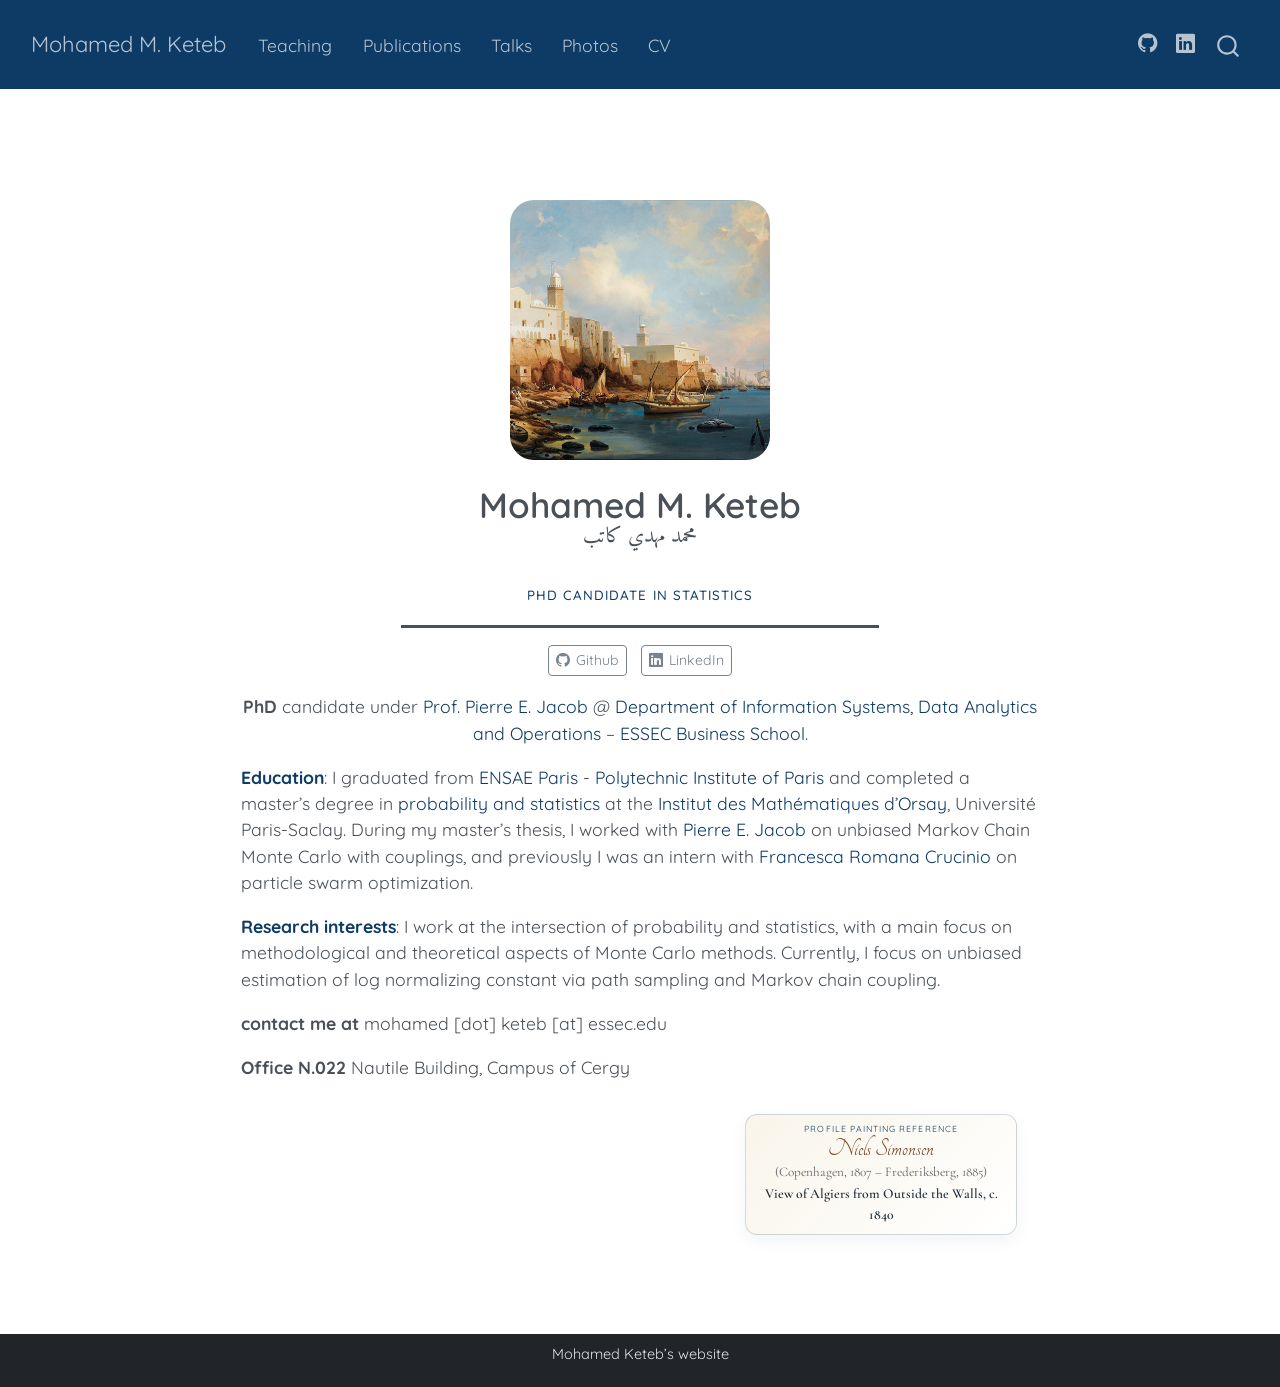
<file: docs/index.html>
<!DOCTYPE html>
<html xmlns="http://www.w3.org/1999/xhtml" lang="en" xml:lang="en"><head>

<meta charset="utf-8">
<meta name="generator" content="quarto-1.8.27">

<meta name="viewport" content="width=device-width, initial-scale=1.0, user-scalable=yes">


<title>Mohamed M. Keteb</title>
<style>
code{white-space: pre-wrap;}
span.smallcaps{font-variant: small-caps;}
div.columns{display: flex; gap: min(4vw, 1.5em);}
div.column{flex: auto; overflow-x: auto;}
div.hanging-indent{margin-left: 1.5em; text-indent: -1.5em;}
ul.task-list{list-style: none;}
ul.task-list li input[type="checkbox"] {
  width: 0.8em;
  margin: 0 0.8em 0.2em -1em; /* quarto-specific, see https://github.com/quarto-dev/quarto-cli/issues/4556 */ 
  vertical-align: middle;
}
</style>


<script src="site_libs/quarto-nav/quarto-nav.js"></script>
<script src="site_libs/clipboard/clipboard.min.js"></script>
<script src="site_libs/quarto-search/autocomplete.umd.js"></script>
<script src="site_libs/quarto-search/fuse.min.js"></script>
<script src="site_libs/quarto-search/quarto-search.js"></script>
<meta name="quarto:offset" content="./">
<link href="./img/logo-mk.svg" rel="icon" type="image/svg+xml">
<script src="site_libs/quarto-html/quarto.js" type="module"></script>
<script src="site_libs/quarto-html/tabsets/tabsets.js" type="module"></script>
<script src="site_libs/quarto-html/axe/axe-check.js" type="module"></script>
<script src="site_libs/quarto-html/popper.min.js"></script>
<script src="site_libs/quarto-html/tippy.umd.min.js"></script>
<link href="site_libs/quarto-html/tippy.css" rel="stylesheet">
<link href="site_libs/quarto-html/quarto-syntax-highlighting-ed96de9b727972fe78a7b5d16c58bf87.css" rel="stylesheet" id="quarto-text-highlighting-styles">
<script src="site_libs/bootstrap/bootstrap.min.js"></script>
<link href="site_libs/bootstrap/bootstrap-icons.css" rel="stylesheet">
<link href="site_libs/bootstrap/bootstrap-96eaf00764adfad039805268f6b9ad21.min.css" rel="stylesheet" append-hash="true" id="quarto-bootstrap" data-mode="light">
<script id="quarto-search-options" type="application/json">{
  "location": "navbar",
  "copy-button": false,
  "collapse-after": 3,
  "panel-placement": "end",
  "type": "overlay",
  "limit": 50,
  "keyboard-shortcut": [
    "f",
    "/",
    "s"
  ],
  "language": {
    "search-no-results-text": "No results",
    "search-matching-documents-text": "matching documents",
    "search-copy-link-title": "Copy link to search",
    "search-hide-matches-text": "Hide additional matches",
    "search-more-match-text": "more match in this document",
    "search-more-matches-text": "more matches in this document",
    "search-clear-button-title": "Clear",
    "search-text-placeholder": "",
    "search-detached-cancel-button-title": "Cancel",
    "search-submit-button-title": "Submit",
    "search-label": "Search"
  }
}</script>


</head>

<body class="nav-fixed fullcontent quarto-light">

<div id="quarto-search-results"></div>
  <header id="quarto-header" class="headroom fixed-top">
    <nav class="navbar navbar-expand-lg " data-bs-theme="dark">
      <div class="navbar-container container-fluid">
      <div class="navbar-brand-container mx-auto">
    <a class="navbar-brand" href="./index.html">
    <span class="navbar-title">Mohamed M. Keteb</span>
    </a>
  </div>
            <div id="quarto-search" class="" title="Search"></div>
          <button class="navbar-toggler" type="button" data-bs-toggle="collapse" data-bs-target="#navbarCollapse" aria-controls="navbarCollapse" role="menu" aria-expanded="false" aria-label="Toggle navigation" onclick="if (window.quartoToggleHeadroom) { window.quartoToggleHeadroom(); }">
  <span class="navbar-toggler-icon"></span>
</button>
          <div class="collapse navbar-collapse" id="navbarCollapse">
            <ul class="navbar-nav navbar-nav-scroll me-auto">
  <li class="nav-item">
    <a class="nav-link" href="./teaching/index.html"> 
<span class="menu-text">Teaching</span></a>
  </li>  
  <li class="nav-item">
    <a class="nav-link" href="./publications/index.html"> 
<span class="menu-text">Publications</span></a>
  </li>  
  <li class="nav-item">
    <a class="nav-link" href="./talks/index.html"> 
<span class="menu-text">Talks</span></a>
  </li>  
  <li class="nav-item">
    <a class="nav-link" href="./photos/index.html"> 
<span class="menu-text">Photos</span></a>
  </li>  
  <li class="nav-item">
    <a class="nav-link" href="./cv/index.html"> 
<span class="menu-text">CV</span></a>
  </li>  
</ul>
            <ul class="navbar-nav navbar-nav-scroll ms-auto">
  <li class="nav-item compact">
    <a class="nav-link" href="https://github.com/MohamedKeteb"> <i class="bi bi-github" role="img" aria-label="GitHub">
</i> 
<span class="menu-text"></span></a>
  </li>  
  <li class="nav-item compact">
    <a class="nav-link" href="https://www.linkedin.com/in/mohamed-mehdi-keteb-782258229"> <i class="bi bi-linkedin" role="img" aria-label="LinkedIn">
</i> 
<span class="menu-text"></span></a>
  </li>  
</ul>
          </div> <!-- /navcollapse -->
            <div class="quarto-navbar-tools">
</div>
      </div> <!-- /container-fluid -->
    </nav>
</header>
<!-- content -->
<div id="quarto-content" class="quarto-container page-columns page-rows-contents page-layout-article page-navbar">
<!-- sidebar -->
<!-- margin-sidebar -->
    
<!-- main -->
<main class="content" id="quarto-document-content">




<link href="https://fonts.googleapis.com/css2?family=Quicksand:wght@300;400;500;600;700&amp;family=Amiri:wght@400;700&amp;family=Cormorant+Garamond:wght@400;500;600&amp;family=Tangerine:wght@700&amp;display=swap" rel="stylesheet">
<style>
body { font-family: 'Quicksand', sans-serif !important; font-weight: 400; }
h1, h2, h3 { font-family: 'Quicksand', sans-serif !important; font-weight: 600; }
.navbar-brand-logo { display: none !important; }
main.content {
  position: relative;
  padding-bottom: 9rem;
}
</style>
<div class="quarto-about-jolla">
  <img src="img/alger_img.jpg" class="about-image
  round " style="height: 15em; width: 15em;">
 <header id="title-block-header" class="quarto-title-block"><h1 class="title-hover title display-7">Mohamed M. Keteb<br><span class="arabic-name" lang="ar" dir="rtl">محمد مهدي كاتب</span><br><span class="subtitle-line">PhD Candidate in Statistics</span></h1></header><div id="about-block">
</div> 
  <hr class="about-sep">
   <div class="about-links">
  <a href="https://github.com/MohamedKeteb" class="about-link" rel="" target="">
    <i class="bi bi-github"></i>
     <span class="about-link-text">Github</span>
  </a>
  <a href="https://www.linkedin.com/in/mohamed-mehdi-keteb-782258229" class="about-link" rel="" target="">
    <i class="bi bi-linkedin"></i>
     <span class="about-link-text">LinkedIn</span>
  </a>
</div>
</div>

<style>
.about-sep {
  border-top: 3px solid currentColor;
  opacity: 1;
  margin-top: 0.05rem;
}
.title-hover {
  cursor: pointer;
  transition: transform 0.3s ease;
  display: inline-block;
  line-height: 1.12;
}
.title-hover:hover {
  transform: scale(1.1);
}
.arabic-name {
  display: block;
  margin-top: 0.01rem;
  text-align: center;
  font-family: 'Amiri', serif;
  font-size: 0.6em;
  font-weight: 400;
  line-height: 1.1;
}
.subtitle-line {
  display: block;
  margin-top: 0;
  margin-bottom: -1.1rem;
  text-align: center;
  font-size: 0.38em;
  font-weight: 500;
  letter-spacing: 0.08em;
  text-transform: uppercase;
  color: #0d3b66;
}
.theme-accent {
  color: #0d3b66;
}
.quarto-about-jolla .about-image {
  width: 260px !important;
  height: 260px !important;
  aspect-ratio: 1 / 1;
  object-fit: cover !important;
  border-radius: 24px !important;
}
.profile-art-note {
  position: absolute;
  right: 1.2rem;
  bottom: 1.2rem;
  z-index: 20;
  max-width: 15.5rem;
  margin: 0;
  padding: 0.42rem 0.68rem 0.48rem;
  border: 1px solid rgba(13, 59, 102, 0.18);
  border-radius: 12px;
  background: linear-gradient(135deg, rgba(248, 244, 232, 0.95), rgba(255, 255, 255, 0.98));
  box-shadow: 0 6px 16px rgba(13, 59, 102, 0.06);
  text-align: center;
  backdrop-filter: blur(6px);
}
.profile-art-kicker {
  display: block;
  margin-bottom: 0.1rem;
  font-size: 0.5rem;
  letter-spacing: 0.12em;
  text-transform: uppercase;
  color: #0d3b66;
}
.profile-art-artist {
  display: block;
  margin-bottom: 0.05rem;
  font-family: 'Tangerine', cursive;
  font-size: 1.5rem;
  line-height: 0.95;
  color: #7a4b2a;
}
.profile-art-meta,
.profile-art-title {
  display: block;
  font-family: 'Cormorant Garamond', serif;
}
.profile-art-meta {
  font-size: 0.75rem;
  color: rgba(73, 80, 87, 0.9);
}
.profile-art-title {
  margin-top: 0.08rem;
  font-size: 0.78rem;
  font-weight: 600;
  color: #1f2f3d;
}
@media (max-width: 700px) {
  .profile-art-note {
    right: 0.75rem;
    bottom: 0.75rem;
    max-width: 14rem;
    padding: 0.4rem 0.62rem 0.45rem;
  }
  .profile-art-artist {
    font-size: 1.35rem;
  }
  .profile-art-meta {
    font-size: 0.7rem;
  }
  .profile-art-title {
    font-size: 0.74rem;
  }
}
</style>

<div class="text-center">
  
</div>

<div class="text-center">
<p><strong>PhD</strong> candidate under <a href="https://pierrejacob.org/">Prof.&nbsp;Pierre E. Jacob</a> @ <a href="https://ido-department.essec.edu/">Department of Information Systems, Data Analytics and Operations</a> – <a href="https://www.essec.edu/fr/">ESSEC Business School</a>.</p>
</div>
<p><span class="theme-accent"><strong>Education</strong></span>: I graduated from <a href="https://www.ensae.fr/">ENSAE Paris</a> - <a href="https://www.ip-paris.fr/">Polytechnic Institute of Paris</a> and completed a master’s degree in <a href="https://www.imo.universite-paris-saclay.fr/fr/etudiants/masters/mathematiques-et-applications/m2/mathematiques-de-laleatoire/">probability and statistics</a> at the <a href="https://www.imo.universite-paris-saclay.fr/fr/">Institut des Mathématiques d’Orsay</a>, Université Paris-Saclay. During my master’s thesis, I worked with <a href="https://pierrejacob.org/">Pierre E. Jacob</a> on unbiased Markov Chain Monte Carlo with couplings, and previously I was an intern with <a href="https://francescacrucinio.github.io/">Francesca Romana Crucinio</a> on particle swarm optimization.</p>
<p><span class="theme-accent"><strong>Research interests</strong></span>: I work at the intersection of probability and statistics, with a main focus on methodological and theoretical aspects of Monte Carlo methods. Currently, I focus on unbiased estimation of log normalizing constant via path sampling and Markov chain coupling.</p>
<p><strong>contact me at</strong> mohamed [dot] keteb [at] essec.edu</p>
<p><strong>Office N.022</strong> Nautile Building, Campus of Cergy</p>
<div class="profile-art-note">
  <span class="profile-art-kicker">Profile Painting Reference</span>
  <span class="profile-art-artist">Niels Simonsen</span>
  <span class="profile-art-meta">(Copenhagen, 1807 – Frederiksberg, 1885)</span>
  <span class="profile-art-title">View of Algiers from Outside the Walls, c. 1840</span>
</div>




</main> <!-- /main -->
<script id="quarto-html-after-body" type="application/javascript">
  window.document.addEventListener("DOMContentLoaded", function (event) {
    const isCodeAnnotation = (el) => {
      for (const clz of el.classList) {
        if (clz.startsWith('code-annotation-')) {                     
          return true;
        }
      }
      return false;
    }
    const onCopySuccess = function(e) {
      // button target
      const button = e.trigger;
      // don't keep focus
      button.blur();
      // flash "checked"
      button.classList.add('code-copy-button-checked');
      var currentTitle = button.getAttribute("title");
      button.setAttribute("title", "Copied!");
      let tooltip;
      if (window.bootstrap) {
        button.setAttribute("data-bs-toggle", "tooltip");
        button.setAttribute("data-bs-placement", "left");
        button.setAttribute("data-bs-title", "Copied!");
        tooltip = new bootstrap.Tooltip(button, 
          { trigger: "manual", 
            customClass: "code-copy-button-tooltip",
            offset: [0, -8]});
        tooltip.show();    
      }
      setTimeout(function() {
        if (tooltip) {
          tooltip.hide();
          button.removeAttribute("data-bs-title");
          button.removeAttribute("data-bs-toggle");
          button.removeAttribute("data-bs-placement");
        }
        button.setAttribute("title", currentTitle);
        button.classList.remove('code-copy-button-checked');
      }, 1000);
      // clear code selection
      e.clearSelection();
    }
    const getTextToCopy = function(trigger) {
      const outerScaffold = trigger.parentElement.cloneNode(true);
      const codeEl = outerScaffold.querySelector('code');
      for (const childEl of codeEl.children) {
        if (isCodeAnnotation(childEl)) {
          childEl.remove();
        }
      }
      return codeEl.innerText;
    }
    const clipboard = new window.ClipboardJS('.code-copy-button:not([data-in-quarto-modal])', {
      text: getTextToCopy
    });
    clipboard.on('success', onCopySuccess);
    if (window.document.getElementById('quarto-embedded-source-code-modal')) {
      const clipboardModal = new window.ClipboardJS('.code-copy-button[data-in-quarto-modal]', {
        text: getTextToCopy,
        container: window.document.getElementById('quarto-embedded-source-code-modal')
      });
      clipboardModal.on('success', onCopySuccess);
    }
      var localhostRegex = new RegExp(/^(?:http|https):\/\/localhost\:?[0-9]*\//);
      var mailtoRegex = new RegExp(/^mailto:/);
        var filterRegex = new RegExp("https:\/\/mohamedketeb\.github\.io");
      var isInternal = (href) => {
          return filterRegex.test(href) || localhostRegex.test(href) || mailtoRegex.test(href);
      }
      // Inspect non-navigation links and adorn them if external
     var links = window.document.querySelectorAll('a[href]:not(.nav-link):not(.navbar-brand):not(.toc-action):not(.sidebar-link):not(.sidebar-item-toggle):not(.pagination-link):not(.no-external):not([aria-hidden]):not(.dropdown-item):not(.quarto-navigation-tool):not(.about-link)');
      for (var i=0; i<links.length; i++) {
        const link = links[i];
        if (!isInternal(link.href)) {
          // undo the damage that might have been done by quarto-nav.js in the case of
          // links that we want to consider external
          if (link.dataset.originalHref !== undefined) {
            link.href = link.dataset.originalHref;
          }
        }
      }
    function tippyHover(el, contentFn, onTriggerFn, onUntriggerFn) {
      const config = {
        allowHTML: true,
        maxWidth: 500,
        delay: 100,
        arrow: false,
        appendTo: function(el) {
            return el.parentElement;
        },
        interactive: true,
        interactiveBorder: 10,
        theme: 'quarto',
        placement: 'bottom-start',
      };
      if (contentFn) {
        config.content = contentFn;
      }
      if (onTriggerFn) {
        config.onTrigger = onTriggerFn;
      }
      if (onUntriggerFn) {
        config.onUntrigger = onUntriggerFn;
      }
      window.tippy(el, config); 
    }
    const noterefs = window.document.querySelectorAll('a[role="doc-noteref"]');
    for (var i=0; i<noterefs.length; i++) {
      const ref = noterefs[i];
      tippyHover(ref, function() {
        // use id or data attribute instead here
        let href = ref.getAttribute('data-footnote-href') || ref.getAttribute('href');
        try { href = new URL(href).hash; } catch {}
        const id = href.replace(/^#\/?/, "");
        const note = window.document.getElementById(id);
        if (note) {
          return note.innerHTML;
        } else {
          return "";
        }
      });
    }
    const xrefs = window.document.querySelectorAll('a.quarto-xref');
    const processXRef = (id, note) => {
      // Strip column container classes
      const stripColumnClz = (el) => {
        el.classList.remove("page-full", "page-columns");
        if (el.children) {
          for (const child of el.children) {
            stripColumnClz(child);
          }
        }
      }
      stripColumnClz(note)
      if (id === null || id.startsWith('sec-')) {
        // Special case sections, only their first couple elements
        const container = document.createElement("div");
        if (note.children && note.children.length > 2) {
          container.appendChild(note.children[0].cloneNode(true));
          for (let i = 1; i < note.children.length; i++) {
            const child = note.children[i];
            if (child.tagName === "P" && child.innerText === "") {
              continue;
            } else {
              container.appendChild(child.cloneNode(true));
              break;
            }
          }
          if (window.Quarto?.typesetMath) {
            window.Quarto.typesetMath(container);
          }
          return container.innerHTML
        } else {
          if (window.Quarto?.typesetMath) {
            window.Quarto.typesetMath(note);
          }
          return note.innerHTML;
        }
      } else {
        // Remove any anchor links if they are present
        const anchorLink = note.querySelector('a.anchorjs-link');
        if (anchorLink) {
          anchorLink.remove();
        }
        if (window.Quarto?.typesetMath) {
          window.Quarto.typesetMath(note);
        }
        if (note.classList.contains("callout")) {
          return note.outerHTML;
        } else {
          return note.innerHTML;
        }
      }
    }
    for (var i=0; i<xrefs.length; i++) {
      const xref = xrefs[i];
      tippyHover(xref, undefined, function(instance) {
        instance.disable();
        let url = xref.getAttribute('href');
        let hash = undefined; 
        if (url.startsWith('#')) {
          hash = url;
        } else {
          try { hash = new URL(url).hash; } catch {}
        }
        if (hash) {
          const id = hash.replace(/^#\/?/, "");
          const note = window.document.getElementById(id);
          if (note !== null) {
            try {
              const html = processXRef(id, note.cloneNode(true));
              instance.setContent(html);
            } finally {
              instance.enable();
              instance.show();
            }
          } else {
            // See if we can fetch this
            fetch(url.split('#')[0])
            .then(res => res.text())
            .then(html => {
              const parser = new DOMParser();
              const htmlDoc = parser.parseFromString(html, "text/html");
              const note = htmlDoc.getElementById(id);
              if (note !== null) {
                const html = processXRef(id, note);
                instance.setContent(html);
              } 
            }).finally(() => {
              instance.enable();
              instance.show();
            });
          }
        } else {
          // See if we can fetch a full url (with no hash to target)
          // This is a special case and we should probably do some content thinning / targeting
          fetch(url)
          .then(res => res.text())
          .then(html => {
            const parser = new DOMParser();
            const htmlDoc = parser.parseFromString(html, "text/html");
            const note = htmlDoc.querySelector('main.content');
            if (note !== null) {
              // This should only happen for chapter cross references
              // (since there is no id in the URL)
              // remove the first header
              if (note.children.length > 0 && note.children[0].tagName === "HEADER") {
                note.children[0].remove();
              }
              const html = processXRef(null, note);
              instance.setContent(html);
            } 
          }).finally(() => {
            instance.enable();
            instance.show();
          });
        }
      }, function(instance) {
      });
    }
        let selectedAnnoteEl;
        const selectorForAnnotation = ( cell, annotation) => {
          let cellAttr = 'data-code-cell="' + cell + '"';
          let lineAttr = 'data-code-annotation="' +  annotation + '"';
          const selector = 'span[' + cellAttr + '][' + lineAttr + ']';
          return selector;
        }
        const selectCodeLines = (annoteEl) => {
          const doc = window.document;
          const targetCell = annoteEl.getAttribute("data-target-cell");
          const targetAnnotation = annoteEl.getAttribute("data-target-annotation");
          const annoteSpan = window.document.querySelector(selectorForAnnotation(targetCell, targetAnnotation));
          const lines = annoteSpan.getAttribute("data-code-lines").split(",");
          const lineIds = lines.map((line) => {
            return targetCell + "-" + line;
          })
          let top = null;
          let height = null;
          let parent = null;
          if (lineIds.length > 0) {
              //compute the position of the single el (top and bottom and make a div)
              const el = window.document.getElementById(lineIds[0]);
              top = el.offsetTop;
              height = el.offsetHeight;
              parent = el.parentElement.parentElement;
            if (lineIds.length > 1) {
              const lastEl = window.document.getElementById(lineIds[lineIds.length - 1]);
              const bottom = lastEl.offsetTop + lastEl.offsetHeight;
              height = bottom - top;
            }
            if (top !== null && height !== null && parent !== null) {
              // cook up a div (if necessary) and position it 
              let div = window.document.getElementById("code-annotation-line-highlight");
              if (div === null) {
                div = window.document.createElement("div");
                div.setAttribute("id", "code-annotation-line-highlight");
                div.style.position = 'absolute';
                parent.appendChild(div);
              }
              div.style.top = top - 2 + "px";
              div.style.height = height + 4 + "px";
              div.style.left = 0;
              let gutterDiv = window.document.getElementById("code-annotation-line-highlight-gutter");
              if (gutterDiv === null) {
                gutterDiv = window.document.createElement("div");
                gutterDiv.setAttribute("id", "code-annotation-line-highlight-gutter");
                gutterDiv.style.position = 'absolute';
                const codeCell = window.document.getElementById(targetCell);
                const gutter = codeCell.querySelector('.code-annotation-gutter');
                gutter.appendChild(gutterDiv);
              }
              gutterDiv.style.top = top - 2 + "px";
              gutterDiv.style.height = height + 4 + "px";
            }
            selectedAnnoteEl = annoteEl;
          }
        };
        const unselectCodeLines = () => {
          const elementsIds = ["code-annotation-line-highlight", "code-annotation-line-highlight-gutter"];
          elementsIds.forEach((elId) => {
            const div = window.document.getElementById(elId);
            if (div) {
              div.remove();
            }
          });
          selectedAnnoteEl = undefined;
        };
          // Handle positioning of the toggle
      window.addEventListener(
        "resize",
        throttle(() => {
          elRect = undefined;
          if (selectedAnnoteEl) {
            selectCodeLines(selectedAnnoteEl);
          }
        }, 10)
      );
      function throttle(fn, ms) {
      let throttle = false;
      let timer;
        return (...args) => {
          if(!throttle) { // first call gets through
              fn.apply(this, args);
              throttle = true;
          } else { // all the others get throttled
              if(timer) clearTimeout(timer); // cancel #2
              timer = setTimeout(() => {
                fn.apply(this, args);
                timer = throttle = false;
              }, ms);
          }
        };
      }
        // Attach click handler to the DT
        const annoteDls = window.document.querySelectorAll('dt[data-target-cell]');
        for (const annoteDlNode of annoteDls) {
          annoteDlNode.addEventListener('click', (event) => {
            const clickedEl = event.target;
            if (clickedEl !== selectedAnnoteEl) {
              unselectCodeLines();
              const activeEl = window.document.querySelector('dt[data-target-cell].code-annotation-active');
              if (activeEl) {
                activeEl.classList.remove('code-annotation-active');
              }
              selectCodeLines(clickedEl);
              clickedEl.classList.add('code-annotation-active');
            } else {
              // Unselect the line
              unselectCodeLines();
              clickedEl.classList.remove('code-annotation-active');
            }
          });
        }
    const findCites = (el) => {
      const parentEl = el.parentElement;
      if (parentEl) {
        const cites = parentEl.dataset.cites;
        if (cites) {
          return {
            el,
            cites: cites.split(' ')
          };
        } else {
          return findCites(el.parentElement)
        }
      } else {
        return undefined;
      }
    };
    var bibliorefs = window.document.querySelectorAll('a[role="doc-biblioref"]');
    for (var i=0; i<bibliorefs.length; i++) {
      const ref = bibliorefs[i];
      const citeInfo = findCites(ref);
      if (citeInfo) {
        tippyHover(citeInfo.el, function() {
          var popup = window.document.createElement('div');
          citeInfo.cites.forEach(function(cite) {
            var citeDiv = window.document.createElement('div');
            citeDiv.classList.add('hanging-indent');
            citeDiv.classList.add('csl-entry');
            var biblioDiv = window.document.getElementById('ref-' + cite);
            if (biblioDiv) {
              citeDiv.innerHTML = biblioDiv.innerHTML;
            }
            popup.appendChild(citeDiv);
          });
          return popup.innerHTML;
        });
      }
    }
  });
  </script>
</div> <!-- /content -->
<footer class="footer">
  <div class="nav-footer">
    <div class="nav-footer-left">
      &nbsp;
    </div>   
    <div class="nav-footer-center">
<p><span class="faux-block">Mohamed Keteb’s website</span></p>
</div>
    <div class="nav-footer-right">
      &nbsp;
    </div>
  </div>
</footer>




</body></html>
</file>
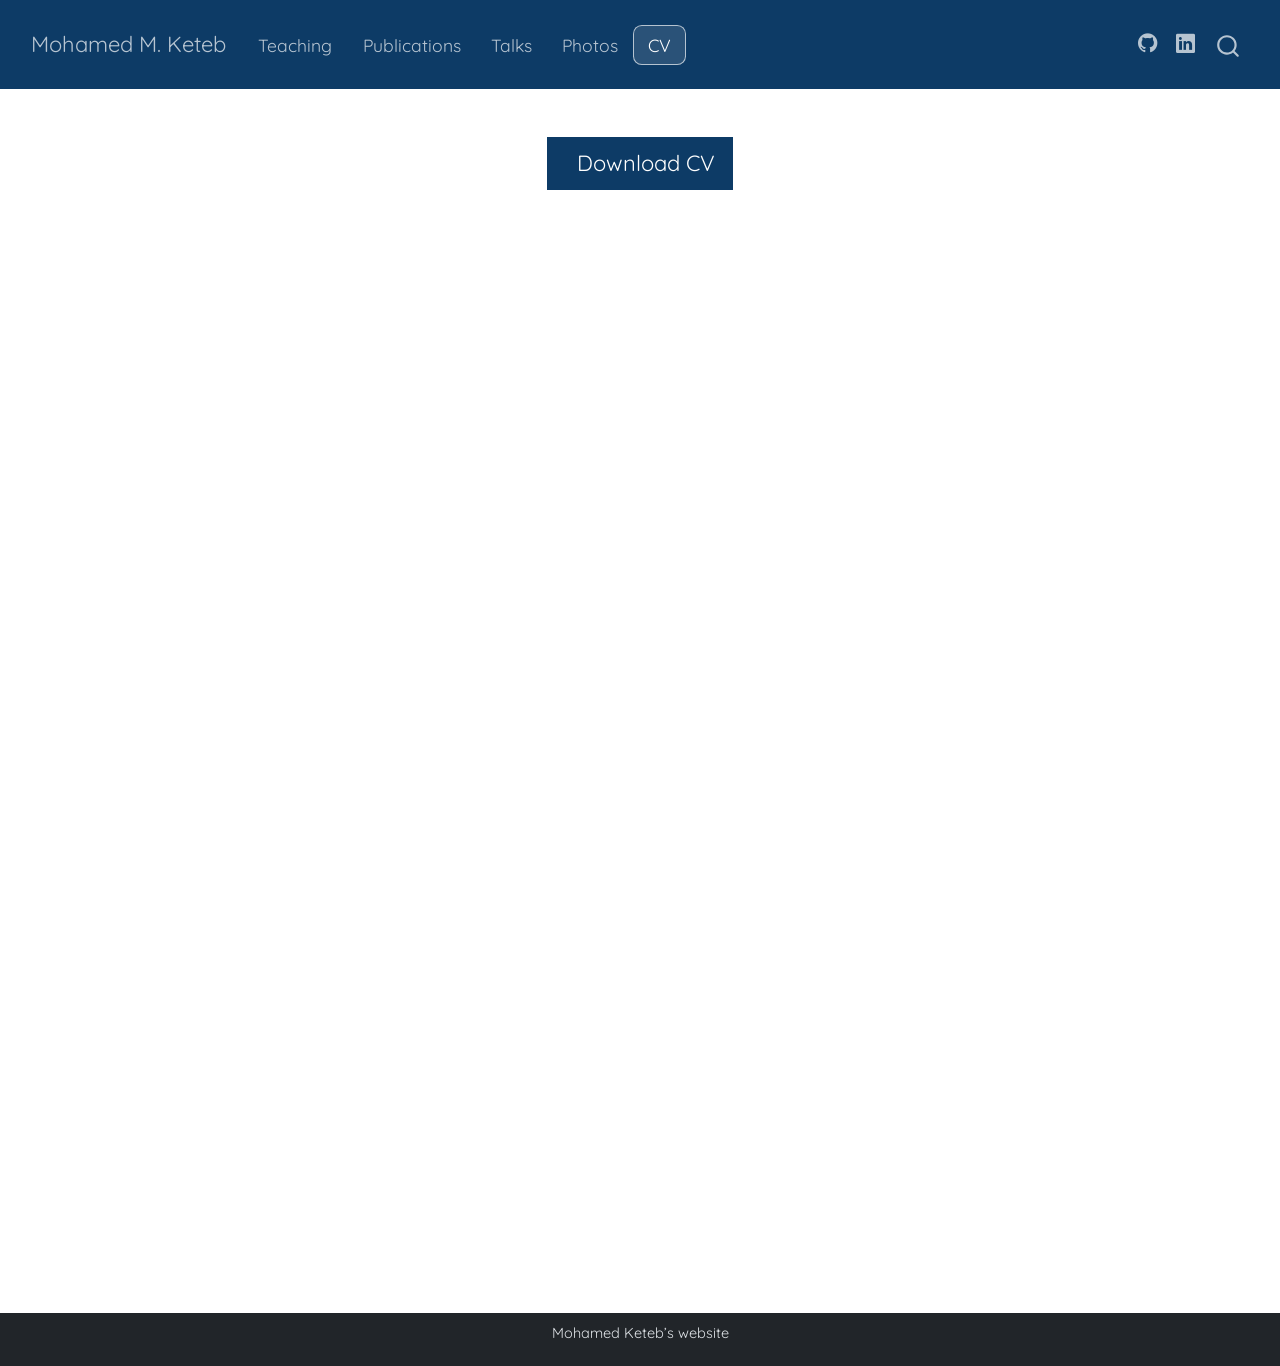
<file: docs/cv/index.html>
<!DOCTYPE html>
<html xmlns="http://www.w3.org/1999/xhtml" lang="en" xml:lang="en"><head>
<meta http-equiv="Content-Type" content="text/html; charset=UTF-8">
<meta charset="utf-8">
<meta name="generator" content="quarto-1.8.27">
<meta name="viewport" content="width=device-width, initial-scale=1.0, user-scalable=yes">
<title>index – Mohamed M. Keteb</title>
<style>
code{white-space: pre-wrap;}
span.smallcaps{font-variant: small-caps;}
div.columns{display: flex; gap: min(4vw, 1.5em);}
div.column{flex: auto; overflow-x: auto;}
div.hanging-indent{margin-left: 1.5em; text-indent: -1.5em;}
ul.task-list{list-style: none;}
ul.task-list li input[type="checkbox"] {
  width: 0.8em;
  margin: 0 0.8em 0.2em -1em; /* quarto-specific, see https://github.com/quarto-dev/quarto-cli/issues/4556 */ 
  vertical-align: middle;
}
</style>

<script src="../site_libs/quarto-nav/quarto-nav.js"></script>
<script src="../site_libs/clipboard/clipboard.min.js"></script>
<script src="../site_libs/quarto-search/autocomplete.umd.js"></script>
<script src="../site_libs/quarto-search/fuse.min.js"></script>
<script src="../site_libs/quarto-search/quarto-search.js"></script>
<meta name="quarto:offset" content="../">
<link href="../img/logo-mk.svg" rel="icon" type="image/svg+xml">
<script src="../site_libs/quarto-html/quarto.js" type="module"></script>
<script src="../site_libs/quarto-html/tabsets/tabsets.js" type="module"></script>
<script src="../site_libs/quarto-html/axe/axe-check.js" type="module"></script>
<script src="../site_libs/quarto-html/popper.min.js"></script>
<script src="../site_libs/quarto-html/tippy.umd.min.js"></script>
<script src="../site_libs/quarto-html/anchor.min.js"></script>
<link href="../site_libs/quarto-html/tippy.css" rel="stylesheet">
<link href="../site_libs/quarto-html/quarto-syntax-highlighting-ed96de9b727972fe78a7b5d16c58bf87.css" rel="stylesheet" id="quarto-text-highlighting-styles">
<script src="../site_libs/bootstrap/bootstrap.min.js"></script>
<link href="../site_libs/bootstrap/bootstrap-icons.css" rel="stylesheet">
<link href="../site_libs/bootstrap/bootstrap-96eaf00764adfad039805268f6b9ad21.min.css" rel="stylesheet" append-hash="true" id="quarto-bootstrap" data-mode="light"><script id="quarto-search-options" type="application/json">{
  "location": "navbar",
  "copy-button": false,
  "collapse-after": 3,
  "panel-placement": "end",
  "type": "overlay",
  "limit": 50,
  "keyboard-shortcut": [
    "f",
    "/",
    "s"
  ],
  "language": {
    "search-no-results-text": "No results",
    "search-matching-documents-text": "matching documents",
    "search-copy-link-title": "Copy link to search",
    "search-hide-matches-text": "Hide additional matches",
    "search-more-match-text": "more match in this document",
    "search-more-matches-text": "more matches in this document",
    "search-clear-button-title": "Clear",
    "search-text-placeholder": "",
    "search-detached-cancel-button-title": "Cancel",
    "search-submit-button-title": "Submit",
    "search-label": "Search"
  }
}</script>
</head>
<body class="nav-fixed fullcontent quarto-light">

<div id="quarto-search-results"></div>
  <header id="quarto-header" class="headroom fixed-top"><nav class="navbar navbar-expand-lg " data-bs-theme="dark"><div class="navbar-container container-fluid">
      <div class="navbar-brand-container mx-auto">
    <a class="navbar-brand" href="../index.html">
    <span class="navbar-title">Mohamed M. Keteb</span>
    </a>
  </div>
            <div id="quarto-search" class="" title="Search"></div>
          <button class="navbar-toggler" type="button" data-bs-toggle="collapse" data-bs-target="#navbarCollapse" aria-controls="navbarCollapse" role="menu" aria-expanded="false" aria-label="Toggle navigation" onclick="if (window.quartoToggleHeadroom) { window.quartoToggleHeadroom(); }">
  <span class="navbar-toggler-icon"></span>
</button>
          <div class="collapse navbar-collapse" id="navbarCollapse">
            <ul class="navbar-nav navbar-nav-scroll me-auto">
<li class="nav-item">
    <a class="nav-link" href="../teaching/index.html"> 
<span class="menu-text">Teaching</span></a>
  </li>  
  <li class="nav-item">
    <a class="nav-link" href="../publications/index.html"> 
<span class="menu-text">Publications</span></a>
  </li>  
  <li class="nav-item">
    <a class="nav-link" href="../talks/index.html"> 
<span class="menu-text">Talks</span></a>
  </li>  
  <li class="nav-item">
    <a class="nav-link" href="../photos/index.html"> 
<span class="menu-text">Photos</span></a>
  </li>  
  <li class="nav-item">
    <a class="nav-link active" href="../cv/index.html" aria-current="page"> 
<span class="menu-text">CV</span></a>
  </li>  
</ul>
<ul class="navbar-nav navbar-nav-scroll ms-auto">
<li class="nav-item compact">
    <a class="nav-link" href="https://github.com/MohamedKeteb"> <i class="bi bi-github" role="img" aria-label="GitHub">
</i> 
<span class="menu-text"></span></a>
  </li>  
  <li class="nav-item compact">
    <a class="nav-link" href="https://www.linkedin.com/in/mohamed-mehdi-keteb-782258229"> <i class="bi bi-linkedin" role="img" aria-label="LinkedIn">
</i> 
<span class="menu-text"></span></a>
  </li>  
</ul>
</div> <!-- /navcollapse -->
            <div class="quarto-navbar-tools">
</div>
      </div> <!-- /container-fluid -->
    </nav></header><!-- content --><div id="quarto-content" class="quarto-container page-columns page-rows-contents page-layout-article page-navbar">
<!-- sidebar -->
<!-- margin-sidebar -->
    
<!-- main -->
<main class="content" id="quarto-document-content"><header id="title-block-header" class="quarto-title-block"></header><link href="https://fonts.googleapis.com/css2?family=Quicksand:wght@300;400;500;600;700&amp;display=swap" rel="stylesheet">
<style>
body { font-family: 'Quicksand', sans-serif !important; font-weight: 400; }
h1, h2, h3 { font-family: 'Quicksand', sans-serif !important; font-weight: 600; }
</style>
<div class="cell">
<style type="text/css">
.embed-container {
    position: relative;
    padding-bottom: 129%;
    height: 0;
    overflow: hidden;
    max-width: 100%;
}
.embed-container iframe,
.embed-container object,
.embed-container embed {
    position: absolute;
    top: 0;
    left: 0;
    width: 100%;
    height: 100%;
}
</style>
</div>
<p class="text-center">
  <a class="btn btn-primary btn-lg cv-download" href="MohamedKeteb.pdf" target="_blank">
    <i class="fa-solid fa-file-arrow-down"></i> Download CV
  </a>
</p>
<div class="embed-container">
  <iframe src="MohamedKeteb.pdf#toolbar=0" style="border: 0.5px;width: 100%;"></iframe>
</div>



</main><!-- /main --><script id="quarto-html-after-body" type="application/javascript">
  window.document.addEventListener("DOMContentLoaded", function (event) {
    const icon = "";
    const anchorJS = new window.AnchorJS();
    anchorJS.options = {
      placement: 'right',
      icon: icon
    };
    anchorJS.add('.anchored');
    const isCodeAnnotation = (el) => {
      for (const clz of el.classList) {
        if (clz.startsWith('code-annotation-')) {                     
          return true;
        }
      }
      return false;
    }
    const onCopySuccess = function(e) {
      // button target
      const button = e.trigger;
      // don't keep focus
      button.blur();
      // flash "checked"
      button.classList.add('code-copy-button-checked');
      var currentTitle = button.getAttribute("title");
      button.setAttribute("title", "Copied!");
      let tooltip;
      if (window.bootstrap) {
        button.setAttribute("data-bs-toggle", "tooltip");
        button.setAttribute("data-bs-placement", "left");
        button.setAttribute("data-bs-title", "Copied!");
        tooltip = new bootstrap.Tooltip(button, 
          { trigger: "manual", 
            customClass: "code-copy-button-tooltip",
            offset: [0, -8]});
        tooltip.show();    
      }
      setTimeout(function() {
        if (tooltip) {
          tooltip.hide();
          button.removeAttribute("data-bs-title");
          button.removeAttribute("data-bs-toggle");
          button.removeAttribute("data-bs-placement");
        }
        button.setAttribute("title", currentTitle);
        button.classList.remove('code-copy-button-checked');
      }, 1000);
      // clear code selection
      e.clearSelection();
    }
    const getTextToCopy = function(trigger) {
      const outerScaffold = trigger.parentElement.cloneNode(true);
      const codeEl = outerScaffold.querySelector('code');
      for (const childEl of codeEl.children) {
        if (isCodeAnnotation(childEl)) {
          childEl.remove();
        }
      }
      return codeEl.innerText;
    }
    const clipboard = new window.ClipboardJS('.code-copy-button:not([data-in-quarto-modal])', {
      text: getTextToCopy
    });
    clipboard.on('success', onCopySuccess);
    if (window.document.getElementById('quarto-embedded-source-code-modal')) {
      const clipboardModal = new window.ClipboardJS('.code-copy-button[data-in-quarto-modal]', {
        text: getTextToCopy,
        container: window.document.getElementById('quarto-embedded-source-code-modal')
      });
      clipboardModal.on('success', onCopySuccess);
    }
      var localhostRegex = new RegExp(/^(?:http|https):\/\/localhost\:?[0-9]*\//);
      var mailtoRegex = new RegExp(/^mailto:/);
        var filterRegex = new RegExp("https:\/\/mohamedketeb\.github\.io");
      var isInternal = (href) => {
          return filterRegex.test(href) || localhostRegex.test(href) || mailtoRegex.test(href);
      }
      // Inspect non-navigation links and adorn them if external
     var links = window.document.querySelectorAll('a[href]:not(.nav-link):not(.navbar-brand):not(.toc-action):not(.sidebar-link):not(.sidebar-item-toggle):not(.pagination-link):not(.no-external):not([aria-hidden]):not(.dropdown-item):not(.quarto-navigation-tool):not(.about-link)');
      for (var i=0; i<links.length; i++) {
        const link = links[i];
        if (!isInternal(link.href)) {
          // undo the damage that might have been done by quarto-nav.js in the case of
          // links that we want to consider external
          if (link.dataset.originalHref !== undefined) {
            link.href = link.dataset.originalHref;
          }
        }
      }
    function tippyHover(el, contentFn, onTriggerFn, onUntriggerFn) {
      const config = {
        allowHTML: true,
        maxWidth: 500,
        delay: 100,
        arrow: false,
        appendTo: function(el) {
            return el.parentElement;
        },
        interactive: true,
        interactiveBorder: 10,
        theme: 'quarto',
        placement: 'bottom-start',
      };
      if (contentFn) {
        config.content = contentFn;
      }
      if (onTriggerFn) {
        config.onTrigger = onTriggerFn;
      }
      if (onUntriggerFn) {
        config.onUntrigger = onUntriggerFn;
      }
      window.tippy(el, config); 
    }
    const noterefs = window.document.querySelectorAll('a[role="doc-noteref"]');
    for (var i=0; i<noterefs.length; i++) {
      const ref = noterefs[i];
      tippyHover(ref, function() {
        // use id or data attribute instead here
        let href = ref.getAttribute('data-footnote-href') || ref.getAttribute('href');
        try { href = new URL(href).hash; } catch {}
        const id = href.replace(/^#\/?/, "");
        const note = window.document.getElementById(id);
        if (note) {
          return note.innerHTML;
        } else {
          return "";
        }
      });
    }
    const xrefs = window.document.querySelectorAll('a.quarto-xref');
    const processXRef = (id, note) => {
      // Strip column container classes
      const stripColumnClz = (el) => {
        el.classList.remove("page-full", "page-columns");
        if (el.children) {
          for (const child of el.children) {
            stripColumnClz(child);
          }
        }
      }
      stripColumnClz(note)
      if (id === null || id.startsWith('sec-')) {
        // Special case sections, only their first couple elements
        const container = document.createElement("div");
        if (note.children && note.children.length > 2) {
          container.appendChild(note.children[0].cloneNode(true));
          for (let i = 1; i < note.children.length; i++) {
            const child = note.children[i];
            if (child.tagName === "P" && child.innerText === "") {
              continue;
            } else {
              container.appendChild(child.cloneNode(true));
              break;
            }
          }
          if (window.Quarto?.typesetMath) {
            window.Quarto.typesetMath(container);
          }
          return container.innerHTML
        } else {
          if (window.Quarto?.typesetMath) {
            window.Quarto.typesetMath(note);
          }
          return note.innerHTML;
        }
      } else {
        // Remove any anchor links if they are present
        const anchorLink = note.querySelector('a.anchorjs-link');
        if (anchorLink) {
          anchorLink.remove();
        }
        if (window.Quarto?.typesetMath) {
          window.Quarto.typesetMath(note);
        }
        if (note.classList.contains("callout")) {
          return note.outerHTML;
        } else {
          return note.innerHTML;
        }
      }
    }
    for (var i=0; i<xrefs.length; i++) {
      const xref = xrefs[i];
      tippyHover(xref, undefined, function(instance) {
        instance.disable();
        let url = xref.getAttribute('href');
        let hash = undefined; 
        if (url.startsWith('#')) {
          hash = url;
        } else {
          try { hash = new URL(url).hash; } catch {}
        }
        if (hash) {
          const id = hash.replace(/^#\/?/, "");
          const note = window.document.getElementById(id);
          if (note !== null) {
            try {
              const html = processXRef(id, note.cloneNode(true));
              instance.setContent(html);
            } finally {
              instance.enable();
              instance.show();
            }
          } else {
            // See if we can fetch this
            fetch(url.split('#')[0])
            .then(res => res.text())
            .then(html => {
              const parser = new DOMParser();
              const htmlDoc = parser.parseFromString(html, "text/html");
              const note = htmlDoc.getElementById(id);
              if (note !== null) {
                const html = processXRef(id, note);
                instance.setContent(html);
              } 
            }).finally(() => {
              instance.enable();
              instance.show();
            });
          }
        } else {
          // See if we can fetch a full url (with no hash to target)
          // This is a special case and we should probably do some content thinning / targeting
          fetch(url)
          .then(res => res.text())
          .then(html => {
            const parser = new DOMParser();
            const htmlDoc = parser.parseFromString(html, "text/html");
            const note = htmlDoc.querySelector('main.content');
            if (note !== null) {
              // This should only happen for chapter cross references
              // (since there is no id in the URL)
              // remove the first header
              if (note.children.length > 0 && note.children[0].tagName === "HEADER") {
                note.children[0].remove();
              }
              const html = processXRef(null, note);
              instance.setContent(html);
            } 
          }).finally(() => {
            instance.enable();
            instance.show();
          });
        }
      }, function(instance) {
      });
    }
        let selectedAnnoteEl;
        const selectorForAnnotation = ( cell, annotation) => {
          let cellAttr = 'data-code-cell="' + cell + '"';
          let lineAttr = 'data-code-annotation="' +  annotation + '"';
          const selector = 'span[' + cellAttr + '][' + lineAttr + ']';
          return selector;
        }
        const selectCodeLines = (annoteEl) => {
          const doc = window.document;
          const targetCell = annoteEl.getAttribute("data-target-cell");
          const targetAnnotation = annoteEl.getAttribute("data-target-annotation");
          const annoteSpan = window.document.querySelector(selectorForAnnotation(targetCell, targetAnnotation));
          const lines = annoteSpan.getAttribute("data-code-lines").split(",");
          const lineIds = lines.map((line) => {
            return targetCell + "-" + line;
          })
          let top = null;
          let height = null;
          let parent = null;
          if (lineIds.length > 0) {
              //compute the position of the single el (top and bottom and make a div)
              const el = window.document.getElementById(lineIds[0]);
              top = el.offsetTop;
              height = el.offsetHeight;
              parent = el.parentElement.parentElement;
            if (lineIds.length > 1) {
              const lastEl = window.document.getElementById(lineIds[lineIds.length - 1]);
              const bottom = lastEl.offsetTop + lastEl.offsetHeight;
              height = bottom - top;
            }
            if (top !== null && height !== null && parent !== null) {
              // cook up a div (if necessary) and position it 
              let div = window.document.getElementById("code-annotation-line-highlight");
              if (div === null) {
                div = window.document.createElement("div");
                div.setAttribute("id", "code-annotation-line-highlight");
                div.style.position = 'absolute';
                parent.appendChild(div);
              }
              div.style.top = top - 2 + "px";
              div.style.height = height + 4 + "px";
              div.style.left = 0;
              let gutterDiv = window.document.getElementById("code-annotation-line-highlight-gutter");
              if (gutterDiv === null) {
                gutterDiv = window.document.createElement("div");
                gutterDiv.setAttribute("id", "code-annotation-line-highlight-gutter");
                gutterDiv.style.position = 'absolute';
                const codeCell = window.document.getElementById(targetCell);
                const gutter = codeCell.querySelector('.code-annotation-gutter');
                gutter.appendChild(gutterDiv);
              }
              gutterDiv.style.top = top - 2 + "px";
              gutterDiv.style.height = height + 4 + "px";
            }
            selectedAnnoteEl = annoteEl;
          }
        };
        const unselectCodeLines = () => {
          const elementsIds = ["code-annotation-line-highlight", "code-annotation-line-highlight-gutter"];
          elementsIds.forEach((elId) => {
            const div = window.document.getElementById(elId);
            if (div) {
              div.remove();
            }
          });
          selectedAnnoteEl = undefined;
        };
          // Handle positioning of the toggle
      window.addEventListener(
        "resize",
        throttle(() => {
          elRect = undefined;
          if (selectedAnnoteEl) {
            selectCodeLines(selectedAnnoteEl);
          }
        }, 10)
      );
      function throttle(fn, ms) {
      let throttle = false;
      let timer;
        return (...args) => {
          if(!throttle) { // first call gets through
              fn.apply(this, args);
              throttle = true;
          } else { // all the others get throttled
              if(timer) clearTimeout(timer); // cancel #2
              timer = setTimeout(() => {
                fn.apply(this, args);
                timer = throttle = false;
              }, ms);
          }
        };
      }
        // Attach click handler to the DT
        const annoteDls = window.document.querySelectorAll('dt[data-target-cell]');
        for (const annoteDlNode of annoteDls) {
          annoteDlNode.addEventListener('click', (event) => {
            const clickedEl = event.target;
            if (clickedEl !== selectedAnnoteEl) {
              unselectCodeLines();
              const activeEl = window.document.querySelector('dt[data-target-cell].code-annotation-active');
              if (activeEl) {
                activeEl.classList.remove('code-annotation-active');
              }
              selectCodeLines(clickedEl);
              clickedEl.classList.add('code-annotation-active');
            } else {
              // Unselect the line
              unselectCodeLines();
              clickedEl.classList.remove('code-annotation-active');
            }
          });
        }
    const findCites = (el) => {
      const parentEl = el.parentElement;
      if (parentEl) {
        const cites = parentEl.dataset.cites;
        if (cites) {
          return {
            el,
            cites: cites.split(' ')
          };
        } else {
          return findCites(el.parentElement)
        }
      } else {
        return undefined;
      }
    };
    var bibliorefs = window.document.querySelectorAll('a[role="doc-biblioref"]');
    for (var i=0; i<bibliorefs.length; i++) {
      const ref = bibliorefs[i];
      const citeInfo = findCites(ref);
      if (citeInfo) {
        tippyHover(citeInfo.el, function() {
          var popup = window.document.createElement('div');
          citeInfo.cites.forEach(function(cite) {
            var citeDiv = window.document.createElement('div');
            citeDiv.classList.add('hanging-indent');
            citeDiv.classList.add('csl-entry');
            var biblioDiv = window.document.getElementById('ref-' + cite);
            if (biblioDiv) {
              citeDiv.innerHTML = biblioDiv.innerHTML;
            }
            popup.appendChild(citeDiv);
          });
          return popup.innerHTML;
        });
      }
    }
  });
  </script>
</div> <!-- /content -->
<footer class="footer"><div class="nav-footer">
    <div class="nav-footer-left">
      &nbsp;
    </div>   
    <div class="nav-footer-center">
<p><span class="faux-block">Mohamed Keteb’s website</span></p>
</div>
    <div class="nav-footer-right">
      &nbsp;
    </div>
  </div>
</footer>


</body></html>
</file>
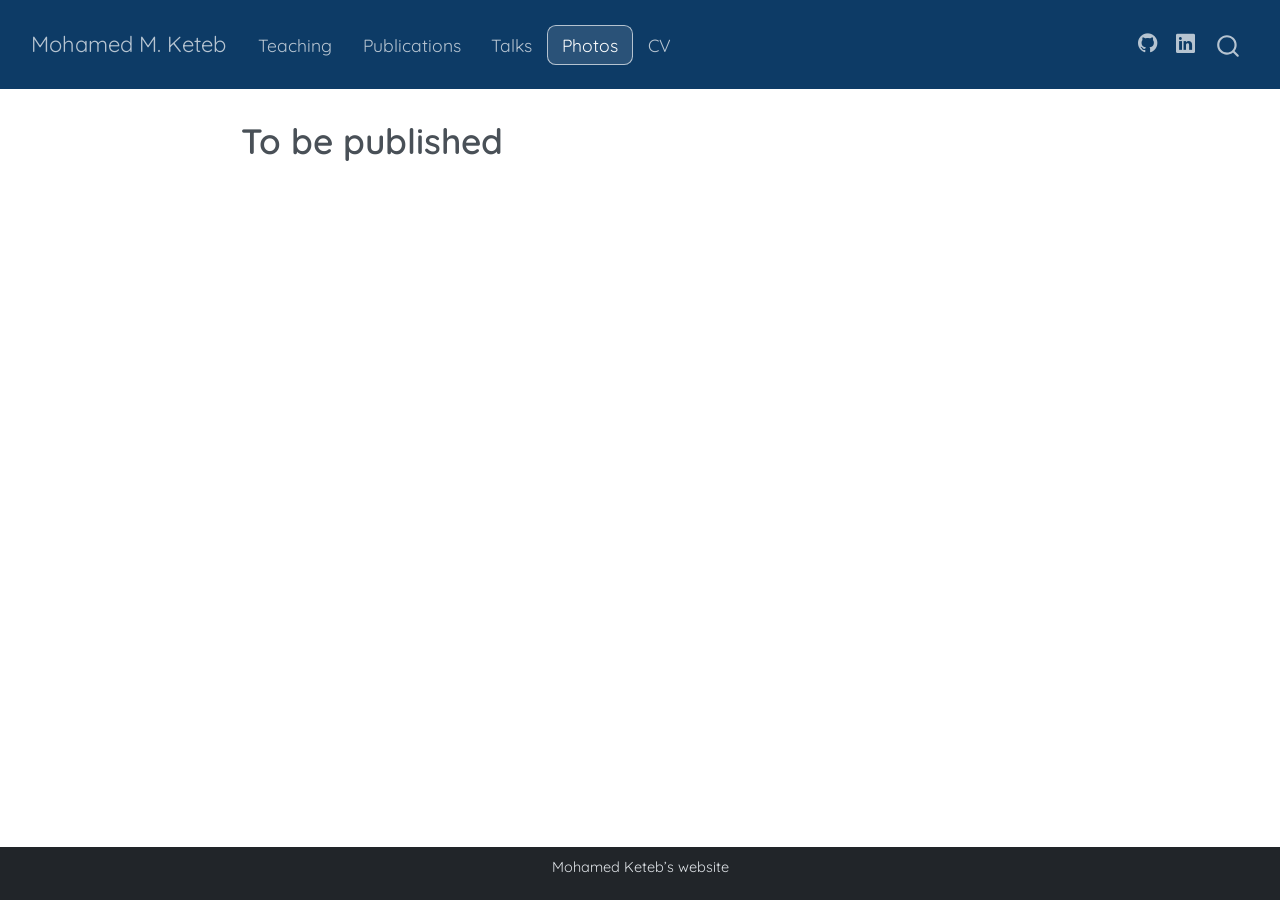
<file: docs/photos/index.html>
<!DOCTYPE html>
<html xmlns="http://www.w3.org/1999/xhtml" lang="en" xml:lang="en"><head>

<meta charset="utf-8">
<meta name="generator" content="quarto-1.8.27">

<meta name="viewport" content="width=device-width, initial-scale=1.0, user-scalable=yes">


<title>To be published – Mohamed M. Keteb</title>
<style>
code{white-space: pre-wrap;}
span.smallcaps{font-variant: small-caps;}
div.columns{display: flex; gap: min(4vw, 1.5em);}
div.column{flex: auto; overflow-x: auto;}
div.hanging-indent{margin-left: 1.5em; text-indent: -1.5em;}
ul.task-list{list-style: none;}
ul.task-list li input[type="checkbox"] {
  width: 0.8em;
  margin: 0 0.8em 0.2em -1em; /* quarto-specific, see https://github.com/quarto-dev/quarto-cli/issues/4556 */ 
  vertical-align: middle;
}
</style>


<script src="../site_libs/quarto-nav/quarto-nav.js"></script>
<script src="../site_libs/clipboard/clipboard.min.js"></script>
<script src="../site_libs/quarto-search/autocomplete.umd.js"></script>
<script src="../site_libs/quarto-search/fuse.min.js"></script>
<script src="../site_libs/quarto-search/quarto-search.js"></script>
<meta name="quarto:offset" content="../">
<link href="../img/logo-mk.svg" rel="icon" type="image/svg+xml">
<script src="../site_libs/quarto-html/quarto.js" type="module"></script>
<script src="../site_libs/quarto-html/tabsets/tabsets.js" type="module"></script>
<script src="../site_libs/quarto-html/axe/axe-check.js" type="module"></script>
<script src="../site_libs/quarto-html/popper.min.js"></script>
<script src="../site_libs/quarto-html/tippy.umd.min.js"></script>
<script src="../site_libs/quarto-html/anchor.min.js"></script>
<link href="../site_libs/quarto-html/tippy.css" rel="stylesheet">
<link href="../site_libs/quarto-html/quarto-syntax-highlighting-ed96de9b727972fe78a7b5d16c58bf87.css" rel="stylesheet" id="quarto-text-highlighting-styles">
<script src="../site_libs/bootstrap/bootstrap.min.js"></script>
<link href="../site_libs/bootstrap/bootstrap-icons.css" rel="stylesheet">
<link href="../site_libs/bootstrap/bootstrap-96eaf00764adfad039805268f6b9ad21.min.css" rel="stylesheet" append-hash="true" id="quarto-bootstrap" data-mode="light">
<script id="quarto-search-options" type="application/json">{
  "location": "navbar",
  "copy-button": false,
  "collapse-after": 3,
  "panel-placement": "end",
  "type": "overlay",
  "limit": 50,
  "keyboard-shortcut": [
    "f",
    "/",
    "s"
  ],
  "language": {
    "search-no-results-text": "No results",
    "search-matching-documents-text": "matching documents",
    "search-copy-link-title": "Copy link to search",
    "search-hide-matches-text": "Hide additional matches",
    "search-more-match-text": "more match in this document",
    "search-more-matches-text": "more matches in this document",
    "search-clear-button-title": "Clear",
    "search-text-placeholder": "",
    "search-detached-cancel-button-title": "Cancel",
    "search-submit-button-title": "Submit",
    "search-label": "Search"
  }
}</script>


</head>

<body class="nav-fixed fullcontent quarto-light">

<div id="quarto-search-results"></div>
  <header id="quarto-header" class="headroom fixed-top">
    <nav class="navbar navbar-expand-lg " data-bs-theme="dark">
      <div class="navbar-container container-fluid">
      <div class="navbar-brand-container mx-auto">
    <a class="navbar-brand" href="../index.html">
    <span class="navbar-title">Mohamed M. Keteb</span>
    </a>
  </div>
            <div id="quarto-search" class="" title="Search"></div>
          <button class="navbar-toggler" type="button" data-bs-toggle="collapse" data-bs-target="#navbarCollapse" aria-controls="navbarCollapse" role="menu" aria-expanded="false" aria-label="Toggle navigation" onclick="if (window.quartoToggleHeadroom) { window.quartoToggleHeadroom(); }">
  <span class="navbar-toggler-icon"></span>
</button>
          <div class="collapse navbar-collapse" id="navbarCollapse">
            <ul class="navbar-nav navbar-nav-scroll me-auto">
  <li class="nav-item">
    <a class="nav-link" href="../teaching/index.html"> 
<span class="menu-text">Teaching</span></a>
  </li>  
  <li class="nav-item">
    <a class="nav-link" href="../publications/index.html"> 
<span class="menu-text">Publications</span></a>
  </li>  
  <li class="nav-item">
    <a class="nav-link" href="../talks/index.html"> 
<span class="menu-text">Talks</span></a>
  </li>  
  <li class="nav-item">
    <a class="nav-link active" href="../photos/index.html" aria-current="page"> 
<span class="menu-text">Photos</span></a>
  </li>  
  <li class="nav-item">
    <a class="nav-link" href="../cv/index.html"> 
<span class="menu-text">CV</span></a>
  </li>  
</ul>
            <ul class="navbar-nav navbar-nav-scroll ms-auto">
  <li class="nav-item compact">
    <a class="nav-link" href="https://github.com/MohamedKeteb"> <i class="bi bi-github" role="img" aria-label="GitHub">
</i> 
<span class="menu-text"></span></a>
  </li>  
  <li class="nav-item compact">
    <a class="nav-link" href="https://www.linkedin.com/in/mohamed-mehdi-keteb-782258229"> <i class="bi bi-linkedin" role="img" aria-label="LinkedIn">
</i> 
<span class="menu-text"></span></a>
  </li>  
</ul>
          </div> <!-- /navcollapse -->
            <div class="quarto-navbar-tools">
</div>
      </div> <!-- /container-fluid -->
    </nav>
</header>
<!-- content -->
<div id="quarto-content" class="quarto-container page-columns page-rows-contents page-layout-article page-navbar">
<!-- sidebar -->
<!-- margin-sidebar -->
    
<!-- main -->
<main class="content" id="quarto-document-content">

<header id="title-block-header" class="quarto-title-block default">
<div class="quarto-title">
<h1 class="title">To be published</h1>
</div>



<div class="quarto-title-meta">

    
  
    
  </div>
  


</header>


<link href="https://fonts.googleapis.com/css2?family=Quicksand:wght@300;400;500;600;700&amp;display=swap" rel="stylesheet">
<style>
body { font-family: 'Quicksand', sans-serif !important; font-weight: 400; }
h1, h2, h3 { font-family: 'Quicksand', sans-serif !important; font-weight: 600; }
</style>



</main> <!-- /main -->
<script id="quarto-html-after-body" type="application/javascript">
  window.document.addEventListener("DOMContentLoaded", function (event) {
    const icon = "";
    const anchorJS = new window.AnchorJS();
    anchorJS.options = {
      placement: 'right',
      icon: icon
    };
    anchorJS.add('.anchored');
    const isCodeAnnotation = (el) => {
      for (const clz of el.classList) {
        if (clz.startsWith('code-annotation-')) {                     
          return true;
        }
      }
      return false;
    }
    const onCopySuccess = function(e) {
      // button target
      const button = e.trigger;
      // don't keep focus
      button.blur();
      // flash "checked"
      button.classList.add('code-copy-button-checked');
      var currentTitle = button.getAttribute("title");
      button.setAttribute("title", "Copied!");
      let tooltip;
      if (window.bootstrap) {
        button.setAttribute("data-bs-toggle", "tooltip");
        button.setAttribute("data-bs-placement", "left");
        button.setAttribute("data-bs-title", "Copied!");
        tooltip = new bootstrap.Tooltip(button, 
          { trigger: "manual", 
            customClass: "code-copy-button-tooltip",
            offset: [0, -8]});
        tooltip.show();    
      }
      setTimeout(function() {
        if (tooltip) {
          tooltip.hide();
          button.removeAttribute("data-bs-title");
          button.removeAttribute("data-bs-toggle");
          button.removeAttribute("data-bs-placement");
        }
        button.setAttribute("title", currentTitle);
        button.classList.remove('code-copy-button-checked');
      }, 1000);
      // clear code selection
      e.clearSelection();
    }
    const getTextToCopy = function(trigger) {
      const outerScaffold = trigger.parentElement.cloneNode(true);
      const codeEl = outerScaffold.querySelector('code');
      for (const childEl of codeEl.children) {
        if (isCodeAnnotation(childEl)) {
          childEl.remove();
        }
      }
      return codeEl.innerText;
    }
    const clipboard = new window.ClipboardJS('.code-copy-button:not([data-in-quarto-modal])', {
      text: getTextToCopy
    });
    clipboard.on('success', onCopySuccess);
    if (window.document.getElementById('quarto-embedded-source-code-modal')) {
      const clipboardModal = new window.ClipboardJS('.code-copy-button[data-in-quarto-modal]', {
        text: getTextToCopy,
        container: window.document.getElementById('quarto-embedded-source-code-modal')
      });
      clipboardModal.on('success', onCopySuccess);
    }
      var localhostRegex = new RegExp(/^(?:http|https):\/\/localhost\:?[0-9]*\//);
      var mailtoRegex = new RegExp(/^mailto:/);
        var filterRegex = new RegExp("https:\/\/mohamedketeb\.github\.io");
      var isInternal = (href) => {
          return filterRegex.test(href) || localhostRegex.test(href) || mailtoRegex.test(href);
      }
      // Inspect non-navigation links and adorn them if external
     var links = window.document.querySelectorAll('a[href]:not(.nav-link):not(.navbar-brand):not(.toc-action):not(.sidebar-link):not(.sidebar-item-toggle):not(.pagination-link):not(.no-external):not([aria-hidden]):not(.dropdown-item):not(.quarto-navigation-tool):not(.about-link)');
      for (var i=0; i<links.length; i++) {
        const link = links[i];
        if (!isInternal(link.href)) {
          // undo the damage that might have been done by quarto-nav.js in the case of
          // links that we want to consider external
          if (link.dataset.originalHref !== undefined) {
            link.href = link.dataset.originalHref;
          }
        }
      }
    function tippyHover(el, contentFn, onTriggerFn, onUntriggerFn) {
      const config = {
        allowHTML: true,
        maxWidth: 500,
        delay: 100,
        arrow: false,
        appendTo: function(el) {
            return el.parentElement;
        },
        interactive: true,
        interactiveBorder: 10,
        theme: 'quarto',
        placement: 'bottom-start',
      };
      if (contentFn) {
        config.content = contentFn;
      }
      if (onTriggerFn) {
        config.onTrigger = onTriggerFn;
      }
      if (onUntriggerFn) {
        config.onUntrigger = onUntriggerFn;
      }
      window.tippy(el, config); 
    }
    const noterefs = window.document.querySelectorAll('a[role="doc-noteref"]');
    for (var i=0; i<noterefs.length; i++) {
      const ref = noterefs[i];
      tippyHover(ref, function() {
        // use id or data attribute instead here
        let href = ref.getAttribute('data-footnote-href') || ref.getAttribute('href');
        try { href = new URL(href).hash; } catch {}
        const id = href.replace(/^#\/?/, "");
        const note = window.document.getElementById(id);
        if (note) {
          return note.innerHTML;
        } else {
          return "";
        }
      });
    }
    const xrefs = window.document.querySelectorAll('a.quarto-xref');
    const processXRef = (id, note) => {
      // Strip column container classes
      const stripColumnClz = (el) => {
        el.classList.remove("page-full", "page-columns");
        if (el.children) {
          for (const child of el.children) {
            stripColumnClz(child);
          }
        }
      }
      stripColumnClz(note)
      if (id === null || id.startsWith('sec-')) {
        // Special case sections, only their first couple elements
        const container = document.createElement("div");
        if (note.children && note.children.length > 2) {
          container.appendChild(note.children[0].cloneNode(true));
          for (let i = 1; i < note.children.length; i++) {
            const child = note.children[i];
            if (child.tagName === "P" && child.innerText === "") {
              continue;
            } else {
              container.appendChild(child.cloneNode(true));
              break;
            }
          }
          if (window.Quarto?.typesetMath) {
            window.Quarto.typesetMath(container);
          }
          return container.innerHTML
        } else {
          if (window.Quarto?.typesetMath) {
            window.Quarto.typesetMath(note);
          }
          return note.innerHTML;
        }
      } else {
        // Remove any anchor links if they are present
        const anchorLink = note.querySelector('a.anchorjs-link');
        if (anchorLink) {
          anchorLink.remove();
        }
        if (window.Quarto?.typesetMath) {
          window.Quarto.typesetMath(note);
        }
        if (note.classList.contains("callout")) {
          return note.outerHTML;
        } else {
          return note.innerHTML;
        }
      }
    }
    for (var i=0; i<xrefs.length; i++) {
      const xref = xrefs[i];
      tippyHover(xref, undefined, function(instance) {
        instance.disable();
        let url = xref.getAttribute('href');
        let hash = undefined; 
        if (url.startsWith('#')) {
          hash = url;
        } else {
          try { hash = new URL(url).hash; } catch {}
        }
        if (hash) {
          const id = hash.replace(/^#\/?/, "");
          const note = window.document.getElementById(id);
          if (note !== null) {
            try {
              const html = processXRef(id, note.cloneNode(true));
              instance.setContent(html);
            } finally {
              instance.enable();
              instance.show();
            }
          } else {
            // See if we can fetch this
            fetch(url.split('#')[0])
            .then(res => res.text())
            .then(html => {
              const parser = new DOMParser();
              const htmlDoc = parser.parseFromString(html, "text/html");
              const note = htmlDoc.getElementById(id);
              if (note !== null) {
                const html = processXRef(id, note);
                instance.setContent(html);
              } 
            }).finally(() => {
              instance.enable();
              instance.show();
            });
          }
        } else {
          // See if we can fetch a full url (with no hash to target)
          // This is a special case and we should probably do some content thinning / targeting
          fetch(url)
          .then(res => res.text())
          .then(html => {
            const parser = new DOMParser();
            const htmlDoc = parser.parseFromString(html, "text/html");
            const note = htmlDoc.querySelector('main.content');
            if (note !== null) {
              // This should only happen for chapter cross references
              // (since there is no id in the URL)
              // remove the first header
              if (note.children.length > 0 && note.children[0].tagName === "HEADER") {
                note.children[0].remove();
              }
              const html = processXRef(null, note);
              instance.setContent(html);
            } 
          }).finally(() => {
            instance.enable();
            instance.show();
          });
        }
      }, function(instance) {
      });
    }
        let selectedAnnoteEl;
        const selectorForAnnotation = ( cell, annotation) => {
          let cellAttr = 'data-code-cell="' + cell + '"';
          let lineAttr = 'data-code-annotation="' +  annotation + '"';
          const selector = 'span[' + cellAttr + '][' + lineAttr + ']';
          return selector;
        }
        const selectCodeLines = (annoteEl) => {
          const doc = window.document;
          const targetCell = annoteEl.getAttribute("data-target-cell");
          const targetAnnotation = annoteEl.getAttribute("data-target-annotation");
          const annoteSpan = window.document.querySelector(selectorForAnnotation(targetCell, targetAnnotation));
          const lines = annoteSpan.getAttribute("data-code-lines").split(",");
          const lineIds = lines.map((line) => {
            return targetCell + "-" + line;
          })
          let top = null;
          let height = null;
          let parent = null;
          if (lineIds.length > 0) {
              //compute the position of the single el (top and bottom and make a div)
              const el = window.document.getElementById(lineIds[0]);
              top = el.offsetTop;
              height = el.offsetHeight;
              parent = el.parentElement.parentElement;
            if (lineIds.length > 1) {
              const lastEl = window.document.getElementById(lineIds[lineIds.length - 1]);
              const bottom = lastEl.offsetTop + lastEl.offsetHeight;
              height = bottom - top;
            }
            if (top !== null && height !== null && parent !== null) {
              // cook up a div (if necessary) and position it 
              let div = window.document.getElementById("code-annotation-line-highlight");
              if (div === null) {
                div = window.document.createElement("div");
                div.setAttribute("id", "code-annotation-line-highlight");
                div.style.position = 'absolute';
                parent.appendChild(div);
              }
              div.style.top = top - 2 + "px";
              div.style.height = height + 4 + "px";
              div.style.left = 0;
              let gutterDiv = window.document.getElementById("code-annotation-line-highlight-gutter");
              if (gutterDiv === null) {
                gutterDiv = window.document.createElement("div");
                gutterDiv.setAttribute("id", "code-annotation-line-highlight-gutter");
                gutterDiv.style.position = 'absolute';
                const codeCell = window.document.getElementById(targetCell);
                const gutter = codeCell.querySelector('.code-annotation-gutter');
                gutter.appendChild(gutterDiv);
              }
              gutterDiv.style.top = top - 2 + "px";
              gutterDiv.style.height = height + 4 + "px";
            }
            selectedAnnoteEl = annoteEl;
          }
        };
        const unselectCodeLines = () => {
          const elementsIds = ["code-annotation-line-highlight", "code-annotation-line-highlight-gutter"];
          elementsIds.forEach((elId) => {
            const div = window.document.getElementById(elId);
            if (div) {
              div.remove();
            }
          });
          selectedAnnoteEl = undefined;
        };
          // Handle positioning of the toggle
      window.addEventListener(
        "resize",
        throttle(() => {
          elRect = undefined;
          if (selectedAnnoteEl) {
            selectCodeLines(selectedAnnoteEl);
          }
        }, 10)
      );
      function throttle(fn, ms) {
      let throttle = false;
      let timer;
        return (...args) => {
          if(!throttle) { // first call gets through
              fn.apply(this, args);
              throttle = true;
          } else { // all the others get throttled
              if(timer) clearTimeout(timer); // cancel #2
              timer = setTimeout(() => {
                fn.apply(this, args);
                timer = throttle = false;
              }, ms);
          }
        };
      }
        // Attach click handler to the DT
        const annoteDls = window.document.querySelectorAll('dt[data-target-cell]');
        for (const annoteDlNode of annoteDls) {
          annoteDlNode.addEventListener('click', (event) => {
            const clickedEl = event.target;
            if (clickedEl !== selectedAnnoteEl) {
              unselectCodeLines();
              const activeEl = window.document.querySelector('dt[data-target-cell].code-annotation-active');
              if (activeEl) {
                activeEl.classList.remove('code-annotation-active');
              }
              selectCodeLines(clickedEl);
              clickedEl.classList.add('code-annotation-active');
            } else {
              // Unselect the line
              unselectCodeLines();
              clickedEl.classList.remove('code-annotation-active');
            }
          });
        }
    const findCites = (el) => {
      const parentEl = el.parentElement;
      if (parentEl) {
        const cites = parentEl.dataset.cites;
        if (cites) {
          return {
            el,
            cites: cites.split(' ')
          };
        } else {
          return findCites(el.parentElement)
        }
      } else {
        return undefined;
      }
    };
    var bibliorefs = window.document.querySelectorAll('a[role="doc-biblioref"]');
    for (var i=0; i<bibliorefs.length; i++) {
      const ref = bibliorefs[i];
      const citeInfo = findCites(ref);
      if (citeInfo) {
        tippyHover(citeInfo.el, function() {
          var popup = window.document.createElement('div');
          citeInfo.cites.forEach(function(cite) {
            var citeDiv = window.document.createElement('div');
            citeDiv.classList.add('hanging-indent');
            citeDiv.classList.add('csl-entry');
            var biblioDiv = window.document.getElementById('ref-' + cite);
            if (biblioDiv) {
              citeDiv.innerHTML = biblioDiv.innerHTML;
            }
            popup.appendChild(citeDiv);
          });
          return popup.innerHTML;
        });
      }
    }
  });
  </script>
</div> <!-- /content -->
<footer class="footer">
  <div class="nav-footer">
    <div class="nav-footer-left">
      &nbsp;
    </div>   
    <div class="nav-footer-center">
<p><span class="faux-block">Mohamed Keteb’s website</span></p>
</div>
    <div class="nav-footer-right">
      &nbsp;
    </div>
  </div>
</footer>




</body></html>
</file>
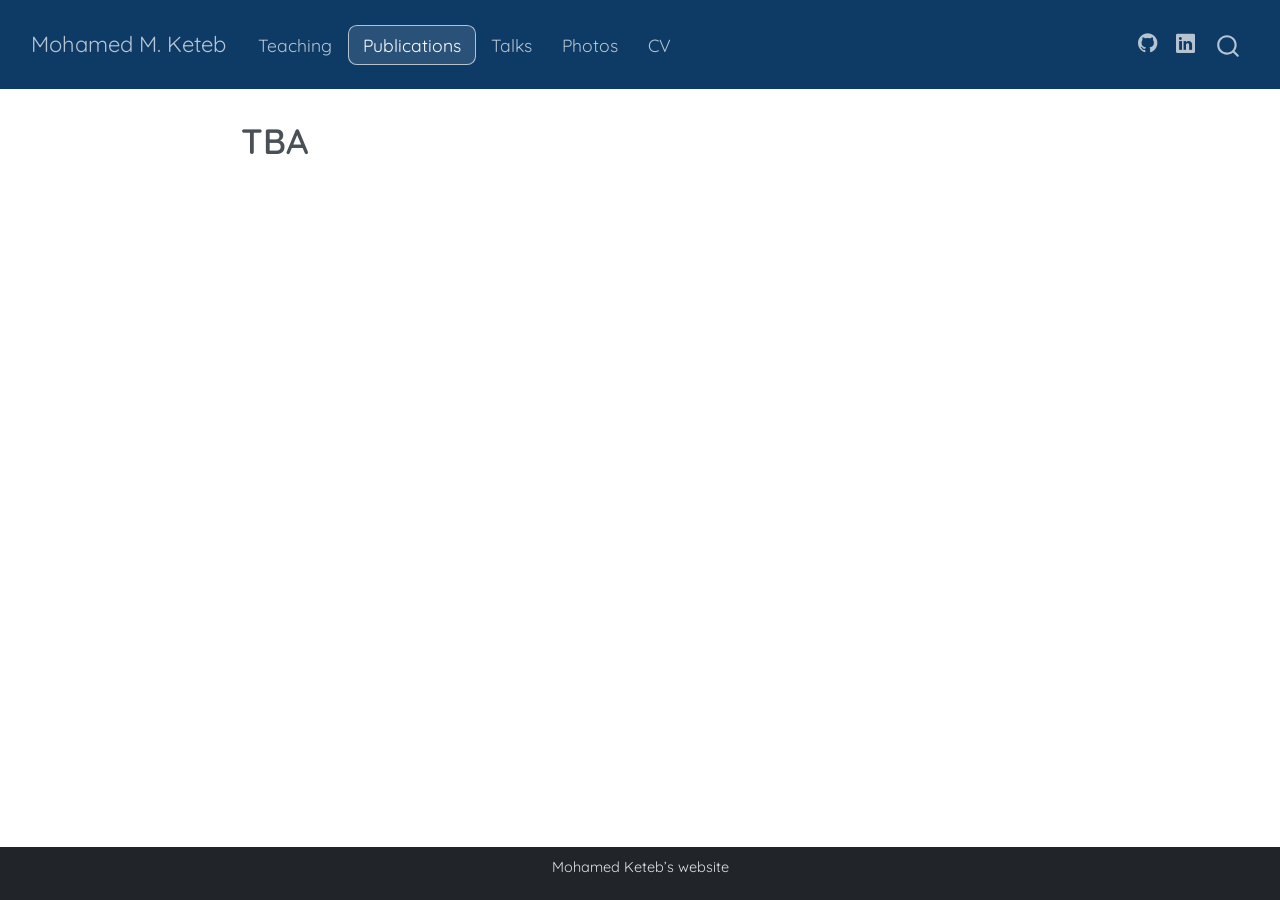
<file: docs/publications/index.html>
<!DOCTYPE html>
<html xmlns="http://www.w3.org/1999/xhtml" lang="en" xml:lang="en"><head>

<meta charset="utf-8">
<meta name="generator" content="quarto-1.8.27">

<meta name="viewport" content="width=device-width, initial-scale=1.0, user-scalable=yes">


<title>TBA – Mohamed M. Keteb</title>
<style>
code{white-space: pre-wrap;}
span.smallcaps{font-variant: small-caps;}
div.columns{display: flex; gap: min(4vw, 1.5em);}
div.column{flex: auto; overflow-x: auto;}
div.hanging-indent{margin-left: 1.5em; text-indent: -1.5em;}
ul.task-list{list-style: none;}
ul.task-list li input[type="checkbox"] {
  width: 0.8em;
  margin: 0 0.8em 0.2em -1em; /* quarto-specific, see https://github.com/quarto-dev/quarto-cli/issues/4556 */ 
  vertical-align: middle;
}
</style>


<script src="../site_libs/quarto-nav/quarto-nav.js"></script>
<script src="../site_libs/clipboard/clipboard.min.js"></script>
<script src="../site_libs/quarto-search/autocomplete.umd.js"></script>
<script src="../site_libs/quarto-search/fuse.min.js"></script>
<script src="../site_libs/quarto-search/quarto-search.js"></script>
<meta name="quarto:offset" content="../">
<link href="../img/logo-mk.svg" rel="icon" type="image/svg+xml">
<script src="../site_libs/quarto-html/quarto.js" type="module"></script>
<script src="../site_libs/quarto-html/tabsets/tabsets.js" type="module"></script>
<script src="../site_libs/quarto-html/axe/axe-check.js" type="module"></script>
<script src="../site_libs/quarto-html/popper.min.js"></script>
<script src="../site_libs/quarto-html/tippy.umd.min.js"></script>
<script src="../site_libs/quarto-html/anchor.min.js"></script>
<link href="../site_libs/quarto-html/tippy.css" rel="stylesheet">
<link href="../site_libs/quarto-html/quarto-syntax-highlighting-ed96de9b727972fe78a7b5d16c58bf87.css" rel="stylesheet" id="quarto-text-highlighting-styles">
<script src="../site_libs/bootstrap/bootstrap.min.js"></script>
<link href="../site_libs/bootstrap/bootstrap-icons.css" rel="stylesheet">
<link href="../site_libs/bootstrap/bootstrap-96eaf00764adfad039805268f6b9ad21.min.css" rel="stylesheet" append-hash="true" id="quarto-bootstrap" data-mode="light">
<script id="quarto-search-options" type="application/json">{
  "location": "navbar",
  "copy-button": false,
  "collapse-after": 3,
  "panel-placement": "end",
  "type": "overlay",
  "limit": 50,
  "keyboard-shortcut": [
    "f",
    "/",
    "s"
  ],
  "language": {
    "search-no-results-text": "No results",
    "search-matching-documents-text": "matching documents",
    "search-copy-link-title": "Copy link to search",
    "search-hide-matches-text": "Hide additional matches",
    "search-more-match-text": "more match in this document",
    "search-more-matches-text": "more matches in this document",
    "search-clear-button-title": "Clear",
    "search-text-placeholder": "",
    "search-detached-cancel-button-title": "Cancel",
    "search-submit-button-title": "Submit",
    "search-label": "Search"
  }
}</script>


</head>

<body class="nav-fixed fullcontent quarto-light">

<div id="quarto-search-results"></div>
  <header id="quarto-header" class="headroom fixed-top">
    <nav class="navbar navbar-expand-lg " data-bs-theme="dark">
      <div class="navbar-container container-fluid">
      <div class="navbar-brand-container mx-auto">
    <a class="navbar-brand" href="../index.html">
    <span class="navbar-title">Mohamed M. Keteb</span>
    </a>
  </div>
            <div id="quarto-search" class="" title="Search"></div>
          <button class="navbar-toggler" type="button" data-bs-toggle="collapse" data-bs-target="#navbarCollapse" aria-controls="navbarCollapse" role="menu" aria-expanded="false" aria-label="Toggle navigation" onclick="if (window.quartoToggleHeadroom) { window.quartoToggleHeadroom(); }">
  <span class="navbar-toggler-icon"></span>
</button>
          <div class="collapse navbar-collapse" id="navbarCollapse">
            <ul class="navbar-nav navbar-nav-scroll me-auto">
  <li class="nav-item">
    <a class="nav-link" href="../teaching/index.html"> 
<span class="menu-text">Teaching</span></a>
  </li>  
  <li class="nav-item">
    <a class="nav-link active" href="../publications/index.html" aria-current="page"> 
<span class="menu-text">Publications</span></a>
  </li>  
  <li class="nav-item">
    <a class="nav-link" href="../talks/index.html"> 
<span class="menu-text">Talks</span></a>
  </li>  
  <li class="nav-item">
    <a class="nav-link" href="../photos/index.html"> 
<span class="menu-text">Photos</span></a>
  </li>  
  <li class="nav-item">
    <a class="nav-link" href="../cv/index.html"> 
<span class="menu-text">CV</span></a>
  </li>  
</ul>
            <ul class="navbar-nav navbar-nav-scroll ms-auto">
  <li class="nav-item compact">
    <a class="nav-link" href="https://github.com/MohamedKeteb"> <i class="bi bi-github" role="img" aria-label="GitHub">
</i> 
<span class="menu-text"></span></a>
  </li>  
  <li class="nav-item compact">
    <a class="nav-link" href="https://www.linkedin.com/in/mohamed-mehdi-keteb-782258229"> <i class="bi bi-linkedin" role="img" aria-label="LinkedIn">
</i> 
<span class="menu-text"></span></a>
  </li>  
</ul>
          </div> <!-- /navcollapse -->
            <div class="quarto-navbar-tools">
</div>
      </div> <!-- /container-fluid -->
    </nav>
</header>
<!-- content -->
<div id="quarto-content" class="quarto-container page-columns page-rows-contents page-layout-article page-navbar">
<!-- sidebar -->
<!-- margin-sidebar -->
    
<!-- main -->
<main class="content" id="quarto-document-content">

<header id="title-block-header" class="quarto-title-block default">
<div class="quarto-title">
<h1 class="title">TBA</h1>
</div>



<div class="quarto-title-meta">

    
  
    
  </div>
  


</header>


<link href="https://fonts.googleapis.com/css2?family=Quicksand:wght@300;400;500;600;700&amp;display=swap" rel="stylesheet">
<style>
body { font-family: 'Quicksand', sans-serif !important; font-weight: 400; }
h1, h2, h3 { font-family: 'Quicksand', sans-serif !important; font-weight: 600; }
</style>
<!-- ## The Languages of Middle-earth 

<img src="project_1_banner.png" style="height: 100%; width: 100%; object-fit: contain" onclick="window.open('https://arxiv.org/abs/2210.07278', 'blank');"/>

<a href="https://arxiv.org/abs/2210.07278" target="_blank">arXiv Preprint</a> | <a href="https://github.com/marvinschmitt/MetaUncertaintyPaper" target="_blank">Code</a><br>

Over the centuries, I have devoted countless hours to deciphering and translating the ancient scripts and dialects of the various peoples of Middle-earth. My goal is to gain a deeper understanding of the cultures and histories of these peoples by studying their languages. Currently, I am working on a monograph that explores the linguistic roots of the Elvish languages. Through extensive research and analysis, I hope to shed light on the connections between the different dialects of Elvish and their origins. This project has been particularly challenging, as Elvish is a complex and nuanced language, but I am determined to see it through to completion.

----

## The History of the War of the Ring

<img src="project_2_banner.png" style="height: 100%; width: 100%; object-fit: contain" onclick="window.open('https://arxiv.org/abs/2112.08866', 'blank');"/>

<a href="https://arxiv.org/abs/2112.08866" target="_blank">arXiv Preprint</a> | <a href="https://github.com/marvinschmitt/ModelMisspecificationBF" target="_blank">Code</a><br>

I am creating a comprehensive and detailed history of the conflict that goes beyond the surface-level events. By gathering information from a variety of sources, including my own memories, written accounts, and oral histories, I hope to shed new light on this important period in Middle-earth's history and provide valuable insights into the motivations and actions of the various players involved.


```{=html}
<div  style="margin: 30px; text-align: center;">
<a class="btn btn-primary" href="https://www.marvinschmitt.com/blog/website-tutorial-quarto/" role="button" target="_blank" style="padding: 15px 30px;">View the tutorial for this template (+ download link)</a>
</div>
```

-->



</main> <!-- /main -->
<script id="quarto-html-after-body" type="application/javascript">
  window.document.addEventListener("DOMContentLoaded", function (event) {
    const icon = "";
    const anchorJS = new window.AnchorJS();
    anchorJS.options = {
      placement: 'right',
      icon: icon
    };
    anchorJS.add('.anchored');
    const isCodeAnnotation = (el) => {
      for (const clz of el.classList) {
        if (clz.startsWith('code-annotation-')) {                     
          return true;
        }
      }
      return false;
    }
    const onCopySuccess = function(e) {
      // button target
      const button = e.trigger;
      // don't keep focus
      button.blur();
      // flash "checked"
      button.classList.add('code-copy-button-checked');
      var currentTitle = button.getAttribute("title");
      button.setAttribute("title", "Copied!");
      let tooltip;
      if (window.bootstrap) {
        button.setAttribute("data-bs-toggle", "tooltip");
        button.setAttribute("data-bs-placement", "left");
        button.setAttribute("data-bs-title", "Copied!");
        tooltip = new bootstrap.Tooltip(button, 
          { trigger: "manual", 
            customClass: "code-copy-button-tooltip",
            offset: [0, -8]});
        tooltip.show();    
      }
      setTimeout(function() {
        if (tooltip) {
          tooltip.hide();
          button.removeAttribute("data-bs-title");
          button.removeAttribute("data-bs-toggle");
          button.removeAttribute("data-bs-placement");
        }
        button.setAttribute("title", currentTitle);
        button.classList.remove('code-copy-button-checked');
      }, 1000);
      // clear code selection
      e.clearSelection();
    }
    const getTextToCopy = function(trigger) {
      const outerScaffold = trigger.parentElement.cloneNode(true);
      const codeEl = outerScaffold.querySelector('code');
      for (const childEl of codeEl.children) {
        if (isCodeAnnotation(childEl)) {
          childEl.remove();
        }
      }
      return codeEl.innerText;
    }
    const clipboard = new window.ClipboardJS('.code-copy-button:not([data-in-quarto-modal])', {
      text: getTextToCopy
    });
    clipboard.on('success', onCopySuccess);
    if (window.document.getElementById('quarto-embedded-source-code-modal')) {
      const clipboardModal = new window.ClipboardJS('.code-copy-button[data-in-quarto-modal]', {
        text: getTextToCopy,
        container: window.document.getElementById('quarto-embedded-source-code-modal')
      });
      clipboardModal.on('success', onCopySuccess);
    }
      var localhostRegex = new RegExp(/^(?:http|https):\/\/localhost\:?[0-9]*\//);
      var mailtoRegex = new RegExp(/^mailto:/);
        var filterRegex = new RegExp("https:\/\/mohamedketeb\.github\.io");
      var isInternal = (href) => {
          return filterRegex.test(href) || localhostRegex.test(href) || mailtoRegex.test(href);
      }
      // Inspect non-navigation links and adorn them if external
     var links = window.document.querySelectorAll('a[href]:not(.nav-link):not(.navbar-brand):not(.toc-action):not(.sidebar-link):not(.sidebar-item-toggle):not(.pagination-link):not(.no-external):not([aria-hidden]):not(.dropdown-item):not(.quarto-navigation-tool):not(.about-link)');
      for (var i=0; i<links.length; i++) {
        const link = links[i];
        if (!isInternal(link.href)) {
          // undo the damage that might have been done by quarto-nav.js in the case of
          // links that we want to consider external
          if (link.dataset.originalHref !== undefined) {
            link.href = link.dataset.originalHref;
          }
        }
      }
    function tippyHover(el, contentFn, onTriggerFn, onUntriggerFn) {
      const config = {
        allowHTML: true,
        maxWidth: 500,
        delay: 100,
        arrow: false,
        appendTo: function(el) {
            return el.parentElement;
        },
        interactive: true,
        interactiveBorder: 10,
        theme: 'quarto',
        placement: 'bottom-start',
      };
      if (contentFn) {
        config.content = contentFn;
      }
      if (onTriggerFn) {
        config.onTrigger = onTriggerFn;
      }
      if (onUntriggerFn) {
        config.onUntrigger = onUntriggerFn;
      }
      window.tippy(el, config); 
    }
    const noterefs = window.document.querySelectorAll('a[role="doc-noteref"]');
    for (var i=0; i<noterefs.length; i++) {
      const ref = noterefs[i];
      tippyHover(ref, function() {
        // use id or data attribute instead here
        let href = ref.getAttribute('data-footnote-href') || ref.getAttribute('href');
        try { href = new URL(href).hash; } catch {}
        const id = href.replace(/^#\/?/, "");
        const note = window.document.getElementById(id);
        if (note) {
          return note.innerHTML;
        } else {
          return "";
        }
      });
    }
    const xrefs = window.document.querySelectorAll('a.quarto-xref');
    const processXRef = (id, note) => {
      // Strip column container classes
      const stripColumnClz = (el) => {
        el.classList.remove("page-full", "page-columns");
        if (el.children) {
          for (const child of el.children) {
            stripColumnClz(child);
          }
        }
      }
      stripColumnClz(note)
      if (id === null || id.startsWith('sec-')) {
        // Special case sections, only their first couple elements
        const container = document.createElement("div");
        if (note.children && note.children.length > 2) {
          container.appendChild(note.children[0].cloneNode(true));
          for (let i = 1; i < note.children.length; i++) {
            const child = note.children[i];
            if (child.tagName === "P" && child.innerText === "") {
              continue;
            } else {
              container.appendChild(child.cloneNode(true));
              break;
            }
          }
          if (window.Quarto?.typesetMath) {
            window.Quarto.typesetMath(container);
          }
          return container.innerHTML
        } else {
          if (window.Quarto?.typesetMath) {
            window.Quarto.typesetMath(note);
          }
          return note.innerHTML;
        }
      } else {
        // Remove any anchor links if they are present
        const anchorLink = note.querySelector('a.anchorjs-link');
        if (anchorLink) {
          anchorLink.remove();
        }
        if (window.Quarto?.typesetMath) {
          window.Quarto.typesetMath(note);
        }
        if (note.classList.contains("callout")) {
          return note.outerHTML;
        } else {
          return note.innerHTML;
        }
      }
    }
    for (var i=0; i<xrefs.length; i++) {
      const xref = xrefs[i];
      tippyHover(xref, undefined, function(instance) {
        instance.disable();
        let url = xref.getAttribute('href');
        let hash = undefined; 
        if (url.startsWith('#')) {
          hash = url;
        } else {
          try { hash = new URL(url).hash; } catch {}
        }
        if (hash) {
          const id = hash.replace(/^#\/?/, "");
          const note = window.document.getElementById(id);
          if (note !== null) {
            try {
              const html = processXRef(id, note.cloneNode(true));
              instance.setContent(html);
            } finally {
              instance.enable();
              instance.show();
            }
          } else {
            // See if we can fetch this
            fetch(url.split('#')[0])
            .then(res => res.text())
            .then(html => {
              const parser = new DOMParser();
              const htmlDoc = parser.parseFromString(html, "text/html");
              const note = htmlDoc.getElementById(id);
              if (note !== null) {
                const html = processXRef(id, note);
                instance.setContent(html);
              } 
            }).finally(() => {
              instance.enable();
              instance.show();
            });
          }
        } else {
          // See if we can fetch a full url (with no hash to target)
          // This is a special case and we should probably do some content thinning / targeting
          fetch(url)
          .then(res => res.text())
          .then(html => {
            const parser = new DOMParser();
            const htmlDoc = parser.parseFromString(html, "text/html");
            const note = htmlDoc.querySelector('main.content');
            if (note !== null) {
              // This should only happen for chapter cross references
              // (since there is no id in the URL)
              // remove the first header
              if (note.children.length > 0 && note.children[0].tagName === "HEADER") {
                note.children[0].remove();
              }
              const html = processXRef(null, note);
              instance.setContent(html);
            } 
          }).finally(() => {
            instance.enable();
            instance.show();
          });
        }
      }, function(instance) {
      });
    }
        let selectedAnnoteEl;
        const selectorForAnnotation = ( cell, annotation) => {
          let cellAttr = 'data-code-cell="' + cell + '"';
          let lineAttr = 'data-code-annotation="' +  annotation + '"';
          const selector = 'span[' + cellAttr + '][' + lineAttr + ']';
          return selector;
        }
        const selectCodeLines = (annoteEl) => {
          const doc = window.document;
          const targetCell = annoteEl.getAttribute("data-target-cell");
          const targetAnnotation = annoteEl.getAttribute("data-target-annotation");
          const annoteSpan = window.document.querySelector(selectorForAnnotation(targetCell, targetAnnotation));
          const lines = annoteSpan.getAttribute("data-code-lines").split(",");
          const lineIds = lines.map((line) => {
            return targetCell + "-" + line;
          })
          let top = null;
          let height = null;
          let parent = null;
          if (lineIds.length > 0) {
              //compute the position of the single el (top and bottom and make a div)
              const el = window.document.getElementById(lineIds[0]);
              top = el.offsetTop;
              height = el.offsetHeight;
              parent = el.parentElement.parentElement;
            if (lineIds.length > 1) {
              const lastEl = window.document.getElementById(lineIds[lineIds.length - 1]);
              const bottom = lastEl.offsetTop + lastEl.offsetHeight;
              height = bottom - top;
            }
            if (top !== null && height !== null && parent !== null) {
              // cook up a div (if necessary) and position it 
              let div = window.document.getElementById("code-annotation-line-highlight");
              if (div === null) {
                div = window.document.createElement("div");
                div.setAttribute("id", "code-annotation-line-highlight");
                div.style.position = 'absolute';
                parent.appendChild(div);
              }
              div.style.top = top - 2 + "px";
              div.style.height = height + 4 + "px";
              div.style.left = 0;
              let gutterDiv = window.document.getElementById("code-annotation-line-highlight-gutter");
              if (gutterDiv === null) {
                gutterDiv = window.document.createElement("div");
                gutterDiv.setAttribute("id", "code-annotation-line-highlight-gutter");
                gutterDiv.style.position = 'absolute';
                const codeCell = window.document.getElementById(targetCell);
                const gutter = codeCell.querySelector('.code-annotation-gutter');
                gutter.appendChild(gutterDiv);
              }
              gutterDiv.style.top = top - 2 + "px";
              gutterDiv.style.height = height + 4 + "px";
            }
            selectedAnnoteEl = annoteEl;
          }
        };
        const unselectCodeLines = () => {
          const elementsIds = ["code-annotation-line-highlight", "code-annotation-line-highlight-gutter"];
          elementsIds.forEach((elId) => {
            const div = window.document.getElementById(elId);
            if (div) {
              div.remove();
            }
          });
          selectedAnnoteEl = undefined;
        };
          // Handle positioning of the toggle
      window.addEventListener(
        "resize",
        throttle(() => {
          elRect = undefined;
          if (selectedAnnoteEl) {
            selectCodeLines(selectedAnnoteEl);
          }
        }, 10)
      );
      function throttle(fn, ms) {
      let throttle = false;
      let timer;
        return (...args) => {
          if(!throttle) { // first call gets through
              fn.apply(this, args);
              throttle = true;
          } else { // all the others get throttled
              if(timer) clearTimeout(timer); // cancel #2
              timer = setTimeout(() => {
                fn.apply(this, args);
                timer = throttle = false;
              }, ms);
          }
        };
      }
        // Attach click handler to the DT
        const annoteDls = window.document.querySelectorAll('dt[data-target-cell]');
        for (const annoteDlNode of annoteDls) {
          annoteDlNode.addEventListener('click', (event) => {
            const clickedEl = event.target;
            if (clickedEl !== selectedAnnoteEl) {
              unselectCodeLines();
              const activeEl = window.document.querySelector('dt[data-target-cell].code-annotation-active');
              if (activeEl) {
                activeEl.classList.remove('code-annotation-active');
              }
              selectCodeLines(clickedEl);
              clickedEl.classList.add('code-annotation-active');
            } else {
              // Unselect the line
              unselectCodeLines();
              clickedEl.classList.remove('code-annotation-active');
            }
          });
        }
    const findCites = (el) => {
      const parentEl = el.parentElement;
      if (parentEl) {
        const cites = parentEl.dataset.cites;
        if (cites) {
          return {
            el,
            cites: cites.split(' ')
          };
        } else {
          return findCites(el.parentElement)
        }
      } else {
        return undefined;
      }
    };
    var bibliorefs = window.document.querySelectorAll('a[role="doc-biblioref"]');
    for (var i=0; i<bibliorefs.length; i++) {
      const ref = bibliorefs[i];
      const citeInfo = findCites(ref);
      if (citeInfo) {
        tippyHover(citeInfo.el, function() {
          var popup = window.document.createElement('div');
          citeInfo.cites.forEach(function(cite) {
            var citeDiv = window.document.createElement('div');
            citeDiv.classList.add('hanging-indent');
            citeDiv.classList.add('csl-entry');
            var biblioDiv = window.document.getElementById('ref-' + cite);
            if (biblioDiv) {
              citeDiv.innerHTML = biblioDiv.innerHTML;
            }
            popup.appendChild(citeDiv);
          });
          return popup.innerHTML;
        });
      }
    }
  });
  </script>
</div> <!-- /content -->
<footer class="footer">
  <div class="nav-footer">
    <div class="nav-footer-left">
      &nbsp;
    </div>   
    <div class="nav-footer-center">
<p><span class="faux-block">Mohamed Keteb’s website</span></p>
</div>
    <div class="nav-footer-right">
      &nbsp;
    </div>
  </div>
</footer>




</body></html>
</file>
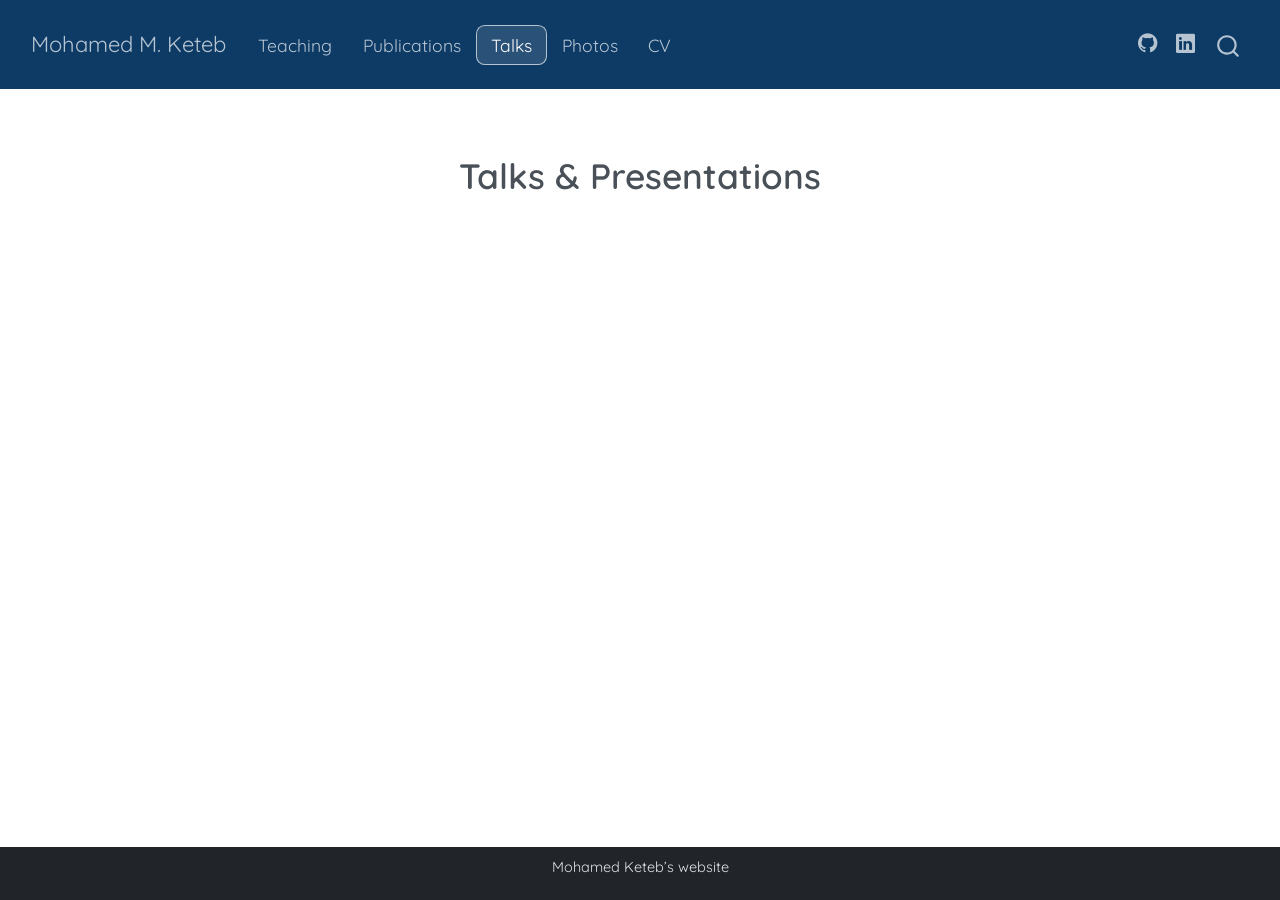
<file: docs/talks/index.html>
<!DOCTYPE html>
<html xmlns="http://www.w3.org/1999/xhtml" lang="en" xml:lang="en"><head>

<meta charset="utf-8">
<meta name="generator" content="quarto-1.8.27">

<meta name="viewport" content="width=device-width, initial-scale=1.0, user-scalable=yes">


<title>index – Mohamed M. Keteb</title>
<style>
code{white-space: pre-wrap;}
span.smallcaps{font-variant: small-caps;}
div.columns{display: flex; gap: min(4vw, 1.5em);}
div.column{flex: auto; overflow-x: auto;}
div.hanging-indent{margin-left: 1.5em; text-indent: -1.5em;}
ul.task-list{list-style: none;}
ul.task-list li input[type="checkbox"] {
  width: 0.8em;
  margin: 0 0.8em 0.2em -1em; /* quarto-specific, see https://github.com/quarto-dev/quarto-cli/issues/4556 */ 
  vertical-align: middle;
}
</style>


<script src="../site_libs/quarto-nav/quarto-nav.js"></script>
<script src="../site_libs/clipboard/clipboard.min.js"></script>
<script src="../site_libs/quarto-search/autocomplete.umd.js"></script>
<script src="../site_libs/quarto-search/fuse.min.js"></script>
<script src="../site_libs/quarto-search/quarto-search.js"></script>
<meta name="quarto:offset" content="../">
<link href="../img/logo-mk.svg" rel="icon" type="image/svg+xml">
<script src="../site_libs/quarto-html/quarto.js" type="module"></script>
<script src="../site_libs/quarto-html/tabsets/tabsets.js" type="module"></script>
<script src="../site_libs/quarto-html/axe/axe-check.js" type="module"></script>
<script src="../site_libs/quarto-html/popper.min.js"></script>
<script src="../site_libs/quarto-html/tippy.umd.min.js"></script>
<script src="../site_libs/quarto-html/anchor.min.js"></script>
<link href="../site_libs/quarto-html/tippy.css" rel="stylesheet">
<link href="../site_libs/quarto-html/quarto-syntax-highlighting-ed96de9b727972fe78a7b5d16c58bf87.css" rel="stylesheet" id="quarto-text-highlighting-styles">
<script src="../site_libs/bootstrap/bootstrap.min.js"></script>
<link href="../site_libs/bootstrap/bootstrap-icons.css" rel="stylesheet">
<link href="../site_libs/bootstrap/bootstrap-96eaf00764adfad039805268f6b9ad21.min.css" rel="stylesheet" append-hash="true" id="quarto-bootstrap" data-mode="light">
<script id="quarto-search-options" type="application/json">{
  "location": "navbar",
  "copy-button": false,
  "collapse-after": 3,
  "panel-placement": "end",
  "type": "overlay",
  "limit": 50,
  "keyboard-shortcut": [
    "f",
    "/",
    "s"
  ],
  "language": {
    "search-no-results-text": "No results",
    "search-matching-documents-text": "matching documents",
    "search-copy-link-title": "Copy link to search",
    "search-hide-matches-text": "Hide additional matches",
    "search-more-match-text": "more match in this document",
    "search-more-matches-text": "more matches in this document",
    "search-clear-button-title": "Clear",
    "search-text-placeholder": "",
    "search-detached-cancel-button-title": "Cancel",
    "search-submit-button-title": "Submit",
    "search-label": "Search"
  }
}</script>


</head>

<body class="nav-fixed fullcontent quarto-light">

<div id="quarto-search-results"></div>
  <header id="quarto-header" class="headroom fixed-top">
    <nav class="navbar navbar-expand-lg " data-bs-theme="dark">
      <div class="navbar-container container-fluid">
      <div class="navbar-brand-container mx-auto">
    <a class="navbar-brand" href="../index.html">
    <span class="navbar-title">Mohamed M. Keteb</span>
    </a>
  </div>
            <div id="quarto-search" class="" title="Search"></div>
          <button class="navbar-toggler" type="button" data-bs-toggle="collapse" data-bs-target="#navbarCollapse" aria-controls="navbarCollapse" role="menu" aria-expanded="false" aria-label="Toggle navigation" onclick="if (window.quartoToggleHeadroom) { window.quartoToggleHeadroom(); }">
  <span class="navbar-toggler-icon"></span>
</button>
          <div class="collapse navbar-collapse" id="navbarCollapse">
            <ul class="navbar-nav navbar-nav-scroll me-auto">
  <li class="nav-item">
    <a class="nav-link" href="../teaching/index.html"> 
<span class="menu-text">Teaching</span></a>
  </li>  
  <li class="nav-item">
    <a class="nav-link" href="../publications/index.html"> 
<span class="menu-text">Publications</span></a>
  </li>  
  <li class="nav-item">
    <a class="nav-link active" href="../talks/index.html" aria-current="page"> 
<span class="menu-text">Talks</span></a>
  </li>  
  <li class="nav-item">
    <a class="nav-link" href="../photos/index.html"> 
<span class="menu-text">Photos</span></a>
  </li>  
  <li class="nav-item">
    <a class="nav-link" href="../cv/index.html"> 
<span class="menu-text">CV</span></a>
  </li>  
</ul>
            <ul class="navbar-nav navbar-nav-scroll ms-auto">
  <li class="nav-item compact">
    <a class="nav-link" href="https://github.com/MohamedKeteb"> <i class="bi bi-github" role="img" aria-label="GitHub">
</i> 
<span class="menu-text"></span></a>
  </li>  
  <li class="nav-item compact">
    <a class="nav-link" href="https://www.linkedin.com/in/mohamed-mehdi-keteb-782258229"> <i class="bi bi-linkedin" role="img" aria-label="LinkedIn">
</i> 
<span class="menu-text"></span></a>
  </li>  
</ul>
          </div> <!-- /navcollapse -->
            <div class="quarto-navbar-tools">
</div>
      </div> <!-- /container-fluid -->
    </nav>
</header>
<!-- content -->
<div id="quarto-content" class="quarto-container page-columns page-rows-contents page-layout-article page-navbar">
<!-- sidebar -->
<!-- margin-sidebar -->
    
<!-- main -->
<main class="content" id="quarto-document-content"><header id="title-block-header" class="quarto-title-block"></header>




<link href="https://fonts.googleapis.com/css2?family=Quicksand:wght@300;400;500;600;700&amp;display=swap" rel="stylesheet">
<style>
body { font-family: 'Quicksand', sans-serif !important; font-weight: 400; }
h1, h2, h3 { font-family: 'Quicksand', sans-serif !important; font-weight: 600; }
</style>
<section id="talks-presentations" class="level1 text-center">
<h1>Talks &amp; Presentations</h1>
</section>



</main> <!-- /main -->
<script id="quarto-html-after-body" type="application/javascript">
  window.document.addEventListener("DOMContentLoaded", function (event) {
    const icon = "";
    const anchorJS = new window.AnchorJS();
    anchorJS.options = {
      placement: 'right',
      icon: icon
    };
    anchorJS.add('.anchored');
    const isCodeAnnotation = (el) => {
      for (const clz of el.classList) {
        if (clz.startsWith('code-annotation-')) {                     
          return true;
        }
      }
      return false;
    }
    const onCopySuccess = function(e) {
      // button target
      const button = e.trigger;
      // don't keep focus
      button.blur();
      // flash "checked"
      button.classList.add('code-copy-button-checked');
      var currentTitle = button.getAttribute("title");
      button.setAttribute("title", "Copied!");
      let tooltip;
      if (window.bootstrap) {
        button.setAttribute("data-bs-toggle", "tooltip");
        button.setAttribute("data-bs-placement", "left");
        button.setAttribute("data-bs-title", "Copied!");
        tooltip = new bootstrap.Tooltip(button, 
          { trigger: "manual", 
            customClass: "code-copy-button-tooltip",
            offset: [0, -8]});
        tooltip.show();    
      }
      setTimeout(function() {
        if (tooltip) {
          tooltip.hide();
          button.removeAttribute("data-bs-title");
          button.removeAttribute("data-bs-toggle");
          button.removeAttribute("data-bs-placement");
        }
        button.setAttribute("title", currentTitle);
        button.classList.remove('code-copy-button-checked');
      }, 1000);
      // clear code selection
      e.clearSelection();
    }
    const getTextToCopy = function(trigger) {
      const outerScaffold = trigger.parentElement.cloneNode(true);
      const codeEl = outerScaffold.querySelector('code');
      for (const childEl of codeEl.children) {
        if (isCodeAnnotation(childEl)) {
          childEl.remove();
        }
      }
      return codeEl.innerText;
    }
    const clipboard = new window.ClipboardJS('.code-copy-button:not([data-in-quarto-modal])', {
      text: getTextToCopy
    });
    clipboard.on('success', onCopySuccess);
    if (window.document.getElementById('quarto-embedded-source-code-modal')) {
      const clipboardModal = new window.ClipboardJS('.code-copy-button[data-in-quarto-modal]', {
        text: getTextToCopy,
        container: window.document.getElementById('quarto-embedded-source-code-modal')
      });
      clipboardModal.on('success', onCopySuccess);
    }
      var localhostRegex = new RegExp(/^(?:http|https):\/\/localhost\:?[0-9]*\//);
      var mailtoRegex = new RegExp(/^mailto:/);
        var filterRegex = new RegExp("https:\/\/mohamedketeb\.github\.io");
      var isInternal = (href) => {
          return filterRegex.test(href) || localhostRegex.test(href) || mailtoRegex.test(href);
      }
      // Inspect non-navigation links and adorn them if external
     var links = window.document.querySelectorAll('a[href]:not(.nav-link):not(.navbar-brand):not(.toc-action):not(.sidebar-link):not(.sidebar-item-toggle):not(.pagination-link):not(.no-external):not([aria-hidden]):not(.dropdown-item):not(.quarto-navigation-tool):not(.about-link)');
      for (var i=0; i<links.length; i++) {
        const link = links[i];
        if (!isInternal(link.href)) {
          // undo the damage that might have been done by quarto-nav.js in the case of
          // links that we want to consider external
          if (link.dataset.originalHref !== undefined) {
            link.href = link.dataset.originalHref;
          }
        }
      }
    function tippyHover(el, contentFn, onTriggerFn, onUntriggerFn) {
      const config = {
        allowHTML: true,
        maxWidth: 500,
        delay: 100,
        arrow: false,
        appendTo: function(el) {
            return el.parentElement;
        },
        interactive: true,
        interactiveBorder: 10,
        theme: 'quarto',
        placement: 'bottom-start',
      };
      if (contentFn) {
        config.content = contentFn;
      }
      if (onTriggerFn) {
        config.onTrigger = onTriggerFn;
      }
      if (onUntriggerFn) {
        config.onUntrigger = onUntriggerFn;
      }
      window.tippy(el, config); 
    }
    const noterefs = window.document.querySelectorAll('a[role="doc-noteref"]');
    for (var i=0; i<noterefs.length; i++) {
      const ref = noterefs[i];
      tippyHover(ref, function() {
        // use id or data attribute instead here
        let href = ref.getAttribute('data-footnote-href') || ref.getAttribute('href');
        try { href = new URL(href).hash; } catch {}
        const id = href.replace(/^#\/?/, "");
        const note = window.document.getElementById(id);
        if (note) {
          return note.innerHTML;
        } else {
          return "";
        }
      });
    }
    const xrefs = window.document.querySelectorAll('a.quarto-xref');
    const processXRef = (id, note) => {
      // Strip column container classes
      const stripColumnClz = (el) => {
        el.classList.remove("page-full", "page-columns");
        if (el.children) {
          for (const child of el.children) {
            stripColumnClz(child);
          }
        }
      }
      stripColumnClz(note)
      if (id === null || id.startsWith('sec-')) {
        // Special case sections, only their first couple elements
        const container = document.createElement("div");
        if (note.children && note.children.length > 2) {
          container.appendChild(note.children[0].cloneNode(true));
          for (let i = 1; i < note.children.length; i++) {
            const child = note.children[i];
            if (child.tagName === "P" && child.innerText === "") {
              continue;
            } else {
              container.appendChild(child.cloneNode(true));
              break;
            }
          }
          if (window.Quarto?.typesetMath) {
            window.Quarto.typesetMath(container);
          }
          return container.innerHTML
        } else {
          if (window.Quarto?.typesetMath) {
            window.Quarto.typesetMath(note);
          }
          return note.innerHTML;
        }
      } else {
        // Remove any anchor links if they are present
        const anchorLink = note.querySelector('a.anchorjs-link');
        if (anchorLink) {
          anchorLink.remove();
        }
        if (window.Quarto?.typesetMath) {
          window.Quarto.typesetMath(note);
        }
        if (note.classList.contains("callout")) {
          return note.outerHTML;
        } else {
          return note.innerHTML;
        }
      }
    }
    for (var i=0; i<xrefs.length; i++) {
      const xref = xrefs[i];
      tippyHover(xref, undefined, function(instance) {
        instance.disable();
        let url = xref.getAttribute('href');
        let hash = undefined; 
        if (url.startsWith('#')) {
          hash = url;
        } else {
          try { hash = new URL(url).hash; } catch {}
        }
        if (hash) {
          const id = hash.replace(/^#\/?/, "");
          const note = window.document.getElementById(id);
          if (note !== null) {
            try {
              const html = processXRef(id, note.cloneNode(true));
              instance.setContent(html);
            } finally {
              instance.enable();
              instance.show();
            }
          } else {
            // See if we can fetch this
            fetch(url.split('#')[0])
            .then(res => res.text())
            .then(html => {
              const parser = new DOMParser();
              const htmlDoc = parser.parseFromString(html, "text/html");
              const note = htmlDoc.getElementById(id);
              if (note !== null) {
                const html = processXRef(id, note);
                instance.setContent(html);
              } 
            }).finally(() => {
              instance.enable();
              instance.show();
            });
          }
        } else {
          // See if we can fetch a full url (with no hash to target)
          // This is a special case and we should probably do some content thinning / targeting
          fetch(url)
          .then(res => res.text())
          .then(html => {
            const parser = new DOMParser();
            const htmlDoc = parser.parseFromString(html, "text/html");
            const note = htmlDoc.querySelector('main.content');
            if (note !== null) {
              // This should only happen for chapter cross references
              // (since there is no id in the URL)
              // remove the first header
              if (note.children.length > 0 && note.children[0].tagName === "HEADER") {
                note.children[0].remove();
              }
              const html = processXRef(null, note);
              instance.setContent(html);
            } 
          }).finally(() => {
            instance.enable();
            instance.show();
          });
        }
      }, function(instance) {
      });
    }
        let selectedAnnoteEl;
        const selectorForAnnotation = ( cell, annotation) => {
          let cellAttr = 'data-code-cell="' + cell + '"';
          let lineAttr = 'data-code-annotation="' +  annotation + '"';
          const selector = 'span[' + cellAttr + '][' + lineAttr + ']';
          return selector;
        }
        const selectCodeLines = (annoteEl) => {
          const doc = window.document;
          const targetCell = annoteEl.getAttribute("data-target-cell");
          const targetAnnotation = annoteEl.getAttribute("data-target-annotation");
          const annoteSpan = window.document.querySelector(selectorForAnnotation(targetCell, targetAnnotation));
          const lines = annoteSpan.getAttribute("data-code-lines").split(",");
          const lineIds = lines.map((line) => {
            return targetCell + "-" + line;
          })
          let top = null;
          let height = null;
          let parent = null;
          if (lineIds.length > 0) {
              //compute the position of the single el (top and bottom and make a div)
              const el = window.document.getElementById(lineIds[0]);
              top = el.offsetTop;
              height = el.offsetHeight;
              parent = el.parentElement.parentElement;
            if (lineIds.length > 1) {
              const lastEl = window.document.getElementById(lineIds[lineIds.length - 1]);
              const bottom = lastEl.offsetTop + lastEl.offsetHeight;
              height = bottom - top;
            }
            if (top !== null && height !== null && parent !== null) {
              // cook up a div (if necessary) and position it 
              let div = window.document.getElementById("code-annotation-line-highlight");
              if (div === null) {
                div = window.document.createElement("div");
                div.setAttribute("id", "code-annotation-line-highlight");
                div.style.position = 'absolute';
                parent.appendChild(div);
              }
              div.style.top = top - 2 + "px";
              div.style.height = height + 4 + "px";
              div.style.left = 0;
              let gutterDiv = window.document.getElementById("code-annotation-line-highlight-gutter");
              if (gutterDiv === null) {
                gutterDiv = window.document.createElement("div");
                gutterDiv.setAttribute("id", "code-annotation-line-highlight-gutter");
                gutterDiv.style.position = 'absolute';
                const codeCell = window.document.getElementById(targetCell);
                const gutter = codeCell.querySelector('.code-annotation-gutter');
                gutter.appendChild(gutterDiv);
              }
              gutterDiv.style.top = top - 2 + "px";
              gutterDiv.style.height = height + 4 + "px";
            }
            selectedAnnoteEl = annoteEl;
          }
        };
        const unselectCodeLines = () => {
          const elementsIds = ["code-annotation-line-highlight", "code-annotation-line-highlight-gutter"];
          elementsIds.forEach((elId) => {
            const div = window.document.getElementById(elId);
            if (div) {
              div.remove();
            }
          });
          selectedAnnoteEl = undefined;
        };
          // Handle positioning of the toggle
      window.addEventListener(
        "resize",
        throttle(() => {
          elRect = undefined;
          if (selectedAnnoteEl) {
            selectCodeLines(selectedAnnoteEl);
          }
        }, 10)
      );
      function throttle(fn, ms) {
      let throttle = false;
      let timer;
        return (...args) => {
          if(!throttle) { // first call gets through
              fn.apply(this, args);
              throttle = true;
          } else { // all the others get throttled
              if(timer) clearTimeout(timer); // cancel #2
              timer = setTimeout(() => {
                fn.apply(this, args);
                timer = throttle = false;
              }, ms);
          }
        };
      }
        // Attach click handler to the DT
        const annoteDls = window.document.querySelectorAll('dt[data-target-cell]');
        for (const annoteDlNode of annoteDls) {
          annoteDlNode.addEventListener('click', (event) => {
            const clickedEl = event.target;
            if (clickedEl !== selectedAnnoteEl) {
              unselectCodeLines();
              const activeEl = window.document.querySelector('dt[data-target-cell].code-annotation-active');
              if (activeEl) {
                activeEl.classList.remove('code-annotation-active');
              }
              selectCodeLines(clickedEl);
              clickedEl.classList.add('code-annotation-active');
            } else {
              // Unselect the line
              unselectCodeLines();
              clickedEl.classList.remove('code-annotation-active');
            }
          });
        }
    const findCites = (el) => {
      const parentEl = el.parentElement;
      if (parentEl) {
        const cites = parentEl.dataset.cites;
        if (cites) {
          return {
            el,
            cites: cites.split(' ')
          };
        } else {
          return findCites(el.parentElement)
        }
      } else {
        return undefined;
      }
    };
    var bibliorefs = window.document.querySelectorAll('a[role="doc-biblioref"]');
    for (var i=0; i<bibliorefs.length; i++) {
      const ref = bibliorefs[i];
      const citeInfo = findCites(ref);
      if (citeInfo) {
        tippyHover(citeInfo.el, function() {
          var popup = window.document.createElement('div');
          citeInfo.cites.forEach(function(cite) {
            var citeDiv = window.document.createElement('div');
            citeDiv.classList.add('hanging-indent');
            citeDiv.classList.add('csl-entry');
            var biblioDiv = window.document.getElementById('ref-' + cite);
            if (biblioDiv) {
              citeDiv.innerHTML = biblioDiv.innerHTML;
            }
            popup.appendChild(citeDiv);
          });
          return popup.innerHTML;
        });
      }
    }
  });
  </script>
</div> <!-- /content -->
<footer class="footer">
  <div class="nav-footer">
    <div class="nav-footer-left">
      &nbsp;
    </div>   
    <div class="nav-footer-center">
<p><span class="faux-block">Mohamed Keteb’s website</span></p>
</div>
    <div class="nav-footer-right">
      &nbsp;
    </div>
  </div>
</footer>




</body></html>
</file>
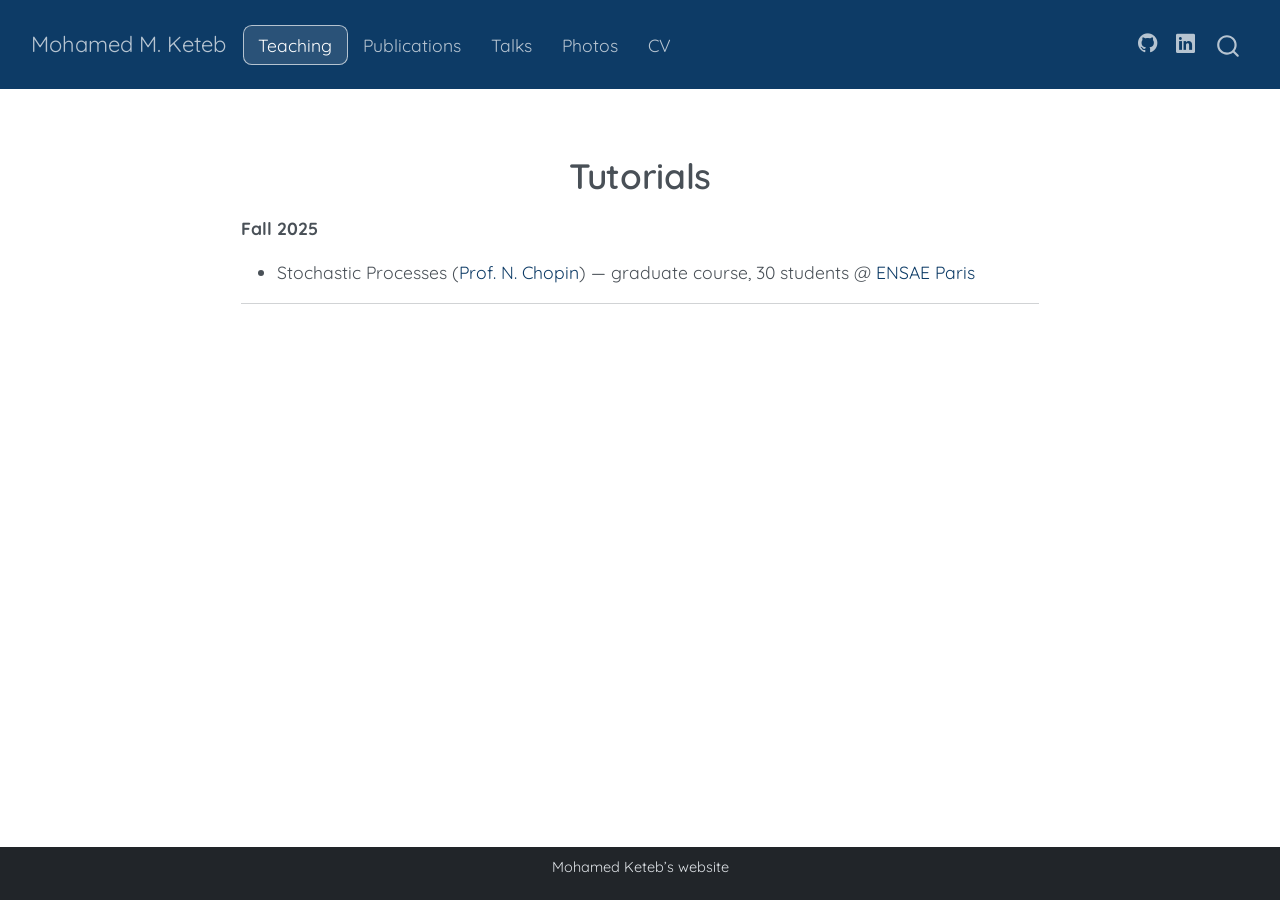
<file: docs/teaching/index.html>
<!DOCTYPE html>
<html xmlns="http://www.w3.org/1999/xhtml" lang="en" xml:lang="en"><head>

<meta charset="utf-8">
<meta name="generator" content="quarto-1.8.27">

<meta name="viewport" content="width=device-width, initial-scale=1.0, user-scalable=yes">


<title>index – Mohamed M. Keteb</title>
<style>
code{white-space: pre-wrap;}
span.smallcaps{font-variant: small-caps;}
div.columns{display: flex; gap: min(4vw, 1.5em);}
div.column{flex: auto; overflow-x: auto;}
div.hanging-indent{margin-left: 1.5em; text-indent: -1.5em;}
ul.task-list{list-style: none;}
ul.task-list li input[type="checkbox"] {
  width: 0.8em;
  margin: 0 0.8em 0.2em -1em; /* quarto-specific, see https://github.com/quarto-dev/quarto-cli/issues/4556 */ 
  vertical-align: middle;
}
</style>


<script src="../site_libs/quarto-nav/quarto-nav.js"></script>
<script src="../site_libs/clipboard/clipboard.min.js"></script>
<script src="../site_libs/quarto-search/autocomplete.umd.js"></script>
<script src="../site_libs/quarto-search/fuse.min.js"></script>
<script src="../site_libs/quarto-search/quarto-search.js"></script>
<meta name="quarto:offset" content="../">
<link href="../img/logo-mk.svg" rel="icon" type="image/svg+xml">
<script src="../site_libs/quarto-html/quarto.js" type="module"></script>
<script src="../site_libs/quarto-html/tabsets/tabsets.js" type="module"></script>
<script src="../site_libs/quarto-html/axe/axe-check.js" type="module"></script>
<script src="../site_libs/quarto-html/popper.min.js"></script>
<script src="../site_libs/quarto-html/tippy.umd.min.js"></script>
<script src="../site_libs/quarto-html/anchor.min.js"></script>
<link href="../site_libs/quarto-html/tippy.css" rel="stylesheet">
<link href="../site_libs/quarto-html/quarto-syntax-highlighting-ed96de9b727972fe78a7b5d16c58bf87.css" rel="stylesheet" id="quarto-text-highlighting-styles">
<script src="../site_libs/bootstrap/bootstrap.min.js"></script>
<link href="../site_libs/bootstrap/bootstrap-icons.css" rel="stylesheet">
<link href="../site_libs/bootstrap/bootstrap-96eaf00764adfad039805268f6b9ad21.min.css" rel="stylesheet" append-hash="true" id="quarto-bootstrap" data-mode="light">
<script id="quarto-search-options" type="application/json">{
  "location": "navbar",
  "copy-button": false,
  "collapse-after": 3,
  "panel-placement": "end",
  "type": "overlay",
  "limit": 50,
  "keyboard-shortcut": [
    "f",
    "/",
    "s"
  ],
  "language": {
    "search-no-results-text": "No results",
    "search-matching-documents-text": "matching documents",
    "search-copy-link-title": "Copy link to search",
    "search-hide-matches-text": "Hide additional matches",
    "search-more-match-text": "more match in this document",
    "search-more-matches-text": "more matches in this document",
    "search-clear-button-title": "Clear",
    "search-text-placeholder": "",
    "search-detached-cancel-button-title": "Cancel",
    "search-submit-button-title": "Submit",
    "search-label": "Search"
  }
}</script>


</head>

<body class="nav-fixed fullcontent quarto-light">

<div id="quarto-search-results"></div>
  <header id="quarto-header" class="headroom fixed-top">
    <nav class="navbar navbar-expand-lg " data-bs-theme="dark">
      <div class="navbar-container container-fluid">
      <div class="navbar-brand-container mx-auto">
    <a class="navbar-brand" href="../index.html">
    <span class="navbar-title">Mohamed M. Keteb</span>
    </a>
  </div>
            <div id="quarto-search" class="" title="Search"></div>
          <button class="navbar-toggler" type="button" data-bs-toggle="collapse" data-bs-target="#navbarCollapse" aria-controls="navbarCollapse" role="menu" aria-expanded="false" aria-label="Toggle navigation" onclick="if (window.quartoToggleHeadroom) { window.quartoToggleHeadroom(); }">
  <span class="navbar-toggler-icon"></span>
</button>
          <div class="collapse navbar-collapse" id="navbarCollapse">
            <ul class="navbar-nav navbar-nav-scroll me-auto">
  <li class="nav-item">
    <a class="nav-link active" href="../teaching/index.html" aria-current="page"> 
<span class="menu-text">Teaching</span></a>
  </li>  
  <li class="nav-item">
    <a class="nav-link" href="../publications/index.html"> 
<span class="menu-text">Publications</span></a>
  </li>  
  <li class="nav-item">
    <a class="nav-link" href="../talks/index.html"> 
<span class="menu-text">Talks</span></a>
  </li>  
  <li class="nav-item">
    <a class="nav-link" href="../photos/index.html"> 
<span class="menu-text">Photos</span></a>
  </li>  
  <li class="nav-item">
    <a class="nav-link" href="../cv/index.html"> 
<span class="menu-text">CV</span></a>
  </li>  
</ul>
            <ul class="navbar-nav navbar-nav-scroll ms-auto">
  <li class="nav-item compact">
    <a class="nav-link" href="https://github.com/MohamedKeteb"> <i class="bi bi-github" role="img" aria-label="GitHub">
</i> 
<span class="menu-text"></span></a>
  </li>  
  <li class="nav-item compact">
    <a class="nav-link" href="https://www.linkedin.com/in/mohamed-mehdi-keteb-782258229"> <i class="bi bi-linkedin" role="img" aria-label="LinkedIn">
</i> 
<span class="menu-text"></span></a>
  </li>  
</ul>
          </div> <!-- /navcollapse -->
            <div class="quarto-navbar-tools">
</div>
      </div> <!-- /container-fluid -->
    </nav>
</header>
<!-- content -->
<div id="quarto-content" class="quarto-container page-columns page-rows-contents page-layout-article page-navbar">
<!-- sidebar -->
<!-- margin-sidebar -->
    
<!-- main -->
<main class="content" id="quarto-document-content"><header id="title-block-header" class="quarto-title-block"></header>




<link href="https://fonts.googleapis.com/css2?family=Quicksand:wght@300;400;500;600;700&amp;display=swap" rel="stylesheet">

<style>
h1, h2, h3 {
  font-family: 'Quicksand', sans-serif !important;
  font-weight: 600;
  letter-spacing: -0.3px;
}

body {
  font-family: 'Quicksand', sans-serif !important;
  font-weight: 400;
  font-size: 1em;
}
</style>
<section id="tutorials" class="level1 text-center">
<h1>Tutorials</h1>
</section>
<p><strong>Fall 2025</strong></p>
<ul>
<li>Stochastic Processes (<a href="https://nchopin.github.io/">Prof.&nbsp;N. Chopin</a>) — graduate course, 30 students @ <a href="https://www.ensae.fr/">ENSAE Paris</a></li>
</ul>
<hr>



</main> <!-- /main -->
<script id="quarto-html-after-body" type="application/javascript">
  window.document.addEventListener("DOMContentLoaded", function (event) {
    const icon = "";
    const anchorJS = new window.AnchorJS();
    anchorJS.options = {
      placement: 'right',
      icon: icon
    };
    anchorJS.add('.anchored');
    const isCodeAnnotation = (el) => {
      for (const clz of el.classList) {
        if (clz.startsWith('code-annotation-')) {                     
          return true;
        }
      }
      return false;
    }
    const onCopySuccess = function(e) {
      // button target
      const button = e.trigger;
      // don't keep focus
      button.blur();
      // flash "checked"
      button.classList.add('code-copy-button-checked');
      var currentTitle = button.getAttribute("title");
      button.setAttribute("title", "Copied!");
      let tooltip;
      if (window.bootstrap) {
        button.setAttribute("data-bs-toggle", "tooltip");
        button.setAttribute("data-bs-placement", "left");
        button.setAttribute("data-bs-title", "Copied!");
        tooltip = new bootstrap.Tooltip(button, 
          { trigger: "manual", 
            customClass: "code-copy-button-tooltip",
            offset: [0, -8]});
        tooltip.show();    
      }
      setTimeout(function() {
        if (tooltip) {
          tooltip.hide();
          button.removeAttribute("data-bs-title");
          button.removeAttribute("data-bs-toggle");
          button.removeAttribute("data-bs-placement");
        }
        button.setAttribute("title", currentTitle);
        button.classList.remove('code-copy-button-checked');
      }, 1000);
      // clear code selection
      e.clearSelection();
    }
    const getTextToCopy = function(trigger) {
      const outerScaffold = trigger.parentElement.cloneNode(true);
      const codeEl = outerScaffold.querySelector('code');
      for (const childEl of codeEl.children) {
        if (isCodeAnnotation(childEl)) {
          childEl.remove();
        }
      }
      return codeEl.innerText;
    }
    const clipboard = new window.ClipboardJS('.code-copy-button:not([data-in-quarto-modal])', {
      text: getTextToCopy
    });
    clipboard.on('success', onCopySuccess);
    if (window.document.getElementById('quarto-embedded-source-code-modal')) {
      const clipboardModal = new window.ClipboardJS('.code-copy-button[data-in-quarto-modal]', {
        text: getTextToCopy,
        container: window.document.getElementById('quarto-embedded-source-code-modal')
      });
      clipboardModal.on('success', onCopySuccess);
    }
      var localhostRegex = new RegExp(/^(?:http|https):\/\/localhost\:?[0-9]*\//);
      var mailtoRegex = new RegExp(/^mailto:/);
        var filterRegex = new RegExp("https:\/\/mohamedketeb\.github\.io");
      var isInternal = (href) => {
          return filterRegex.test(href) || localhostRegex.test(href) || mailtoRegex.test(href);
      }
      // Inspect non-navigation links and adorn them if external
     var links = window.document.querySelectorAll('a[href]:not(.nav-link):not(.navbar-brand):not(.toc-action):not(.sidebar-link):not(.sidebar-item-toggle):not(.pagination-link):not(.no-external):not([aria-hidden]):not(.dropdown-item):not(.quarto-navigation-tool):not(.about-link)');
      for (var i=0; i<links.length; i++) {
        const link = links[i];
        if (!isInternal(link.href)) {
          // undo the damage that might have been done by quarto-nav.js in the case of
          // links that we want to consider external
          if (link.dataset.originalHref !== undefined) {
            link.href = link.dataset.originalHref;
          }
        }
      }
    function tippyHover(el, contentFn, onTriggerFn, onUntriggerFn) {
      const config = {
        allowHTML: true,
        maxWidth: 500,
        delay: 100,
        arrow: false,
        appendTo: function(el) {
            return el.parentElement;
        },
        interactive: true,
        interactiveBorder: 10,
        theme: 'quarto',
        placement: 'bottom-start',
      };
      if (contentFn) {
        config.content = contentFn;
      }
      if (onTriggerFn) {
        config.onTrigger = onTriggerFn;
      }
      if (onUntriggerFn) {
        config.onUntrigger = onUntriggerFn;
      }
      window.tippy(el, config); 
    }
    const noterefs = window.document.querySelectorAll('a[role="doc-noteref"]');
    for (var i=0; i<noterefs.length; i++) {
      const ref = noterefs[i];
      tippyHover(ref, function() {
        // use id or data attribute instead here
        let href = ref.getAttribute('data-footnote-href') || ref.getAttribute('href');
        try { href = new URL(href).hash; } catch {}
        const id = href.replace(/^#\/?/, "");
        const note = window.document.getElementById(id);
        if (note) {
          return note.innerHTML;
        } else {
          return "";
        }
      });
    }
    const xrefs = window.document.querySelectorAll('a.quarto-xref');
    const processXRef = (id, note) => {
      // Strip column container classes
      const stripColumnClz = (el) => {
        el.classList.remove("page-full", "page-columns");
        if (el.children) {
          for (const child of el.children) {
            stripColumnClz(child);
          }
        }
      }
      stripColumnClz(note)
      if (id === null || id.startsWith('sec-')) {
        // Special case sections, only their first couple elements
        const container = document.createElement("div");
        if (note.children && note.children.length > 2) {
          container.appendChild(note.children[0].cloneNode(true));
          for (let i = 1; i < note.children.length; i++) {
            const child = note.children[i];
            if (child.tagName === "P" && child.innerText === "") {
              continue;
            } else {
              container.appendChild(child.cloneNode(true));
              break;
            }
          }
          if (window.Quarto?.typesetMath) {
            window.Quarto.typesetMath(container);
          }
          return container.innerHTML
        } else {
          if (window.Quarto?.typesetMath) {
            window.Quarto.typesetMath(note);
          }
          return note.innerHTML;
        }
      } else {
        // Remove any anchor links if they are present
        const anchorLink = note.querySelector('a.anchorjs-link');
        if (anchorLink) {
          anchorLink.remove();
        }
        if (window.Quarto?.typesetMath) {
          window.Quarto.typesetMath(note);
        }
        if (note.classList.contains("callout")) {
          return note.outerHTML;
        } else {
          return note.innerHTML;
        }
      }
    }
    for (var i=0; i<xrefs.length; i++) {
      const xref = xrefs[i];
      tippyHover(xref, undefined, function(instance) {
        instance.disable();
        let url = xref.getAttribute('href');
        let hash = undefined; 
        if (url.startsWith('#')) {
          hash = url;
        } else {
          try { hash = new URL(url).hash; } catch {}
        }
        if (hash) {
          const id = hash.replace(/^#\/?/, "");
          const note = window.document.getElementById(id);
          if (note !== null) {
            try {
              const html = processXRef(id, note.cloneNode(true));
              instance.setContent(html);
            } finally {
              instance.enable();
              instance.show();
            }
          } else {
            // See if we can fetch this
            fetch(url.split('#')[0])
            .then(res => res.text())
            .then(html => {
              const parser = new DOMParser();
              const htmlDoc = parser.parseFromString(html, "text/html");
              const note = htmlDoc.getElementById(id);
              if (note !== null) {
                const html = processXRef(id, note);
                instance.setContent(html);
              } 
            }).finally(() => {
              instance.enable();
              instance.show();
            });
          }
        } else {
          // See if we can fetch a full url (with no hash to target)
          // This is a special case and we should probably do some content thinning / targeting
          fetch(url)
          .then(res => res.text())
          .then(html => {
            const parser = new DOMParser();
            const htmlDoc = parser.parseFromString(html, "text/html");
            const note = htmlDoc.querySelector('main.content');
            if (note !== null) {
              // This should only happen for chapter cross references
              // (since there is no id in the URL)
              // remove the first header
              if (note.children.length > 0 && note.children[0].tagName === "HEADER") {
                note.children[0].remove();
              }
              const html = processXRef(null, note);
              instance.setContent(html);
            } 
          }).finally(() => {
            instance.enable();
            instance.show();
          });
        }
      }, function(instance) {
      });
    }
        let selectedAnnoteEl;
        const selectorForAnnotation = ( cell, annotation) => {
          let cellAttr = 'data-code-cell="' + cell + '"';
          let lineAttr = 'data-code-annotation="' +  annotation + '"';
          const selector = 'span[' + cellAttr + '][' + lineAttr + ']';
          return selector;
        }
        const selectCodeLines = (annoteEl) => {
          const doc = window.document;
          const targetCell = annoteEl.getAttribute("data-target-cell");
          const targetAnnotation = annoteEl.getAttribute("data-target-annotation");
          const annoteSpan = window.document.querySelector(selectorForAnnotation(targetCell, targetAnnotation));
          const lines = annoteSpan.getAttribute("data-code-lines").split(",");
          const lineIds = lines.map((line) => {
            return targetCell + "-" + line;
          })
          let top = null;
          let height = null;
          let parent = null;
          if (lineIds.length > 0) {
              //compute the position of the single el (top and bottom and make a div)
              const el = window.document.getElementById(lineIds[0]);
              top = el.offsetTop;
              height = el.offsetHeight;
              parent = el.parentElement.parentElement;
            if (lineIds.length > 1) {
              const lastEl = window.document.getElementById(lineIds[lineIds.length - 1]);
              const bottom = lastEl.offsetTop + lastEl.offsetHeight;
              height = bottom - top;
            }
            if (top !== null && height !== null && parent !== null) {
              // cook up a div (if necessary) and position it 
              let div = window.document.getElementById("code-annotation-line-highlight");
              if (div === null) {
                div = window.document.createElement("div");
                div.setAttribute("id", "code-annotation-line-highlight");
                div.style.position = 'absolute';
                parent.appendChild(div);
              }
              div.style.top = top - 2 + "px";
              div.style.height = height + 4 + "px";
              div.style.left = 0;
              let gutterDiv = window.document.getElementById("code-annotation-line-highlight-gutter");
              if (gutterDiv === null) {
                gutterDiv = window.document.createElement("div");
                gutterDiv.setAttribute("id", "code-annotation-line-highlight-gutter");
                gutterDiv.style.position = 'absolute';
                const codeCell = window.document.getElementById(targetCell);
                const gutter = codeCell.querySelector('.code-annotation-gutter');
                gutter.appendChild(gutterDiv);
              }
              gutterDiv.style.top = top - 2 + "px";
              gutterDiv.style.height = height + 4 + "px";
            }
            selectedAnnoteEl = annoteEl;
          }
        };
        const unselectCodeLines = () => {
          const elementsIds = ["code-annotation-line-highlight", "code-annotation-line-highlight-gutter"];
          elementsIds.forEach((elId) => {
            const div = window.document.getElementById(elId);
            if (div) {
              div.remove();
            }
          });
          selectedAnnoteEl = undefined;
        };
          // Handle positioning of the toggle
      window.addEventListener(
        "resize",
        throttle(() => {
          elRect = undefined;
          if (selectedAnnoteEl) {
            selectCodeLines(selectedAnnoteEl);
          }
        }, 10)
      );
      function throttle(fn, ms) {
      let throttle = false;
      let timer;
        return (...args) => {
          if(!throttle) { // first call gets through
              fn.apply(this, args);
              throttle = true;
          } else { // all the others get throttled
              if(timer) clearTimeout(timer); // cancel #2
              timer = setTimeout(() => {
                fn.apply(this, args);
                timer = throttle = false;
              }, ms);
          }
        };
      }
        // Attach click handler to the DT
        const annoteDls = window.document.querySelectorAll('dt[data-target-cell]');
        for (const annoteDlNode of annoteDls) {
          annoteDlNode.addEventListener('click', (event) => {
            const clickedEl = event.target;
            if (clickedEl !== selectedAnnoteEl) {
              unselectCodeLines();
              const activeEl = window.document.querySelector('dt[data-target-cell].code-annotation-active');
              if (activeEl) {
                activeEl.classList.remove('code-annotation-active');
              }
              selectCodeLines(clickedEl);
              clickedEl.classList.add('code-annotation-active');
            } else {
              // Unselect the line
              unselectCodeLines();
              clickedEl.classList.remove('code-annotation-active');
            }
          });
        }
    const findCites = (el) => {
      const parentEl = el.parentElement;
      if (parentEl) {
        const cites = parentEl.dataset.cites;
        if (cites) {
          return {
            el,
            cites: cites.split(' ')
          };
        } else {
          return findCites(el.parentElement)
        }
      } else {
        return undefined;
      }
    };
    var bibliorefs = window.document.querySelectorAll('a[role="doc-biblioref"]');
    for (var i=0; i<bibliorefs.length; i++) {
      const ref = bibliorefs[i];
      const citeInfo = findCites(ref);
      if (citeInfo) {
        tippyHover(citeInfo.el, function() {
          var popup = window.document.createElement('div');
          citeInfo.cites.forEach(function(cite) {
            var citeDiv = window.document.createElement('div');
            citeDiv.classList.add('hanging-indent');
            citeDiv.classList.add('csl-entry');
            var biblioDiv = window.document.getElementById('ref-' + cite);
            if (biblioDiv) {
              citeDiv.innerHTML = biblioDiv.innerHTML;
            }
            popup.appendChild(citeDiv);
          });
          return popup.innerHTML;
        });
      }
    }
  });
  </script>
</div> <!-- /content -->
<footer class="footer">
  <div class="nav-footer">
    <div class="nav-footer-left">
      &nbsp;
    </div>   
    <div class="nav-footer-center">
<p><span class="faux-block">Mohamed Keteb’s website</span></p>
</div>
    <div class="nav-footer-right">
      &nbsp;
    </div>
  </div>
</footer>




</body></html>
</file>
<file: docs/site_libs/quarto-html/tippy.css>
.tippy-box[data-animation=fade][data-state=hidden]{opacity:0}[data-tippy-root]{max-width:calc(100vw - 10px)}.tippy-box{position:relative;background-color:#333;color:#fff;border-radius:4px;font-size:14px;line-height:1.4;white-space:normal;outline:0;transition-property:transform,visibility,opacity}.tippy-box[data-placement^=top]>.tippy-arrow{bottom:0}.tippy-box[data-placement^=top]>.tippy-arrow:before{bottom:-7px;left:0;border-width:8px 8px 0;border-top-color:initial;transform-origin:center top}.tippy-box[data-placement^=bottom]>.tippy-arrow{top:0}.tippy-box[data-placement^=bottom]>.tippy-arrow:before{top:-7px;left:0;border-width:0 8px 8px;border-bottom-color:initial;transform-origin:center bottom}.tippy-box[data-placement^=left]>.tippy-arrow{right:0}.tippy-box[data-placement^=left]>.tippy-arrow:before{border-width:8px 0 8px 8px;border-left-color:initial;right:-7px;transform-origin:center left}.tippy-box[data-placement^=right]>.tippy-arrow{left:0}.tippy-box[data-placement^=right]>.tippy-arrow:before{left:-7px;border-width:8px 8px 8px 0;border-right-color:initial;transform-origin:center right}.tippy-box[data-inertia][data-state=visible]{transition-timing-function:cubic-bezier(.54,1.5,.38,1.11)}.tippy-arrow{width:16px;height:16px;color:#333}.tippy-arrow:before{content:"";position:absolute;border-color:transparent;border-style:solid}.tippy-content{position:relative;padding:5px 9px;z-index:1}
</file>
<file: docs/site_libs/quarto-html/quarto-syntax-highlighting-ed96de9b727972fe78a7b5d16c58bf87.css>
/* quarto syntax highlight colors */
:root {
  --quarto-hl-ot-color: #003B4F;
  --quarto-hl-at-color: #657422;
  --quarto-hl-ss-color: #20794D;
  --quarto-hl-an-color: #5E5E5E;
  --quarto-hl-fu-color: #4758AB;
  --quarto-hl-st-color: #20794D;
  --quarto-hl-cf-color: #003B4F;
  --quarto-hl-op-color: #5E5E5E;
  --quarto-hl-er-color: #AD0000;
  --quarto-hl-bn-color: #AD0000;
  --quarto-hl-al-color: #AD0000;
  --quarto-hl-va-color: #111111;
  --quarto-hl-bu-color: inherit;
  --quarto-hl-ex-color: inherit;
  --quarto-hl-pp-color: #AD0000;
  --quarto-hl-in-color: #5E5E5E;
  --quarto-hl-vs-color: #20794D;
  --quarto-hl-wa-color: #5E5E5E;
  --quarto-hl-do-color: #5E5E5E;
  --quarto-hl-im-color: #00769E;
  --quarto-hl-ch-color: #20794D;
  --quarto-hl-dt-color: #AD0000;
  --quarto-hl-fl-color: #AD0000;
  --quarto-hl-co-color: #5E5E5E;
  --quarto-hl-cv-color: #5E5E5E;
  --quarto-hl-cn-color: #8f5902;
  --quarto-hl-sc-color: #5E5E5E;
  --quarto-hl-dv-color: #AD0000;
  --quarto-hl-kw-color: #003B4F;
}

/* other quarto variables */
:root {
  --quarto-font-monospace: SFMono-Regular, Menlo, Monaco, Consolas, "Liberation Mono", "Courier New", monospace;
}

/* syntax highlight based on Pandoc's rules */
pre > code.sourceCode > span {
  color: #003B4F;
}

code.sourceCode > span {
  color: #003B4F;
}

div.sourceCode,
div.sourceCode pre.sourceCode {
  color: #003B4F;
}

/* Normal */
code span {
  color: #003B4F;
}

/* Alert */
code span.al {
  color: #AD0000;
  font-style: inherit;
}

/* Annotation */
code span.an {
  color: #5E5E5E;
  font-style: inherit;
}

/* Attribute */
code span.at {
  color: #657422;
  font-style: inherit;
}

/* BaseN */
code span.bn {
  color: #AD0000;
  font-style: inherit;
}

/* BuiltIn */
code span.bu {
  font-style: inherit;
}

/* ControlFlow */
code span.cf {
  color: #003B4F;
  font-weight: bold;
  font-style: inherit;
}

/* Char */
code span.ch {
  color: #20794D;
  font-style: inherit;
}

/* Constant */
code span.cn {
  color: #8f5902;
  font-style: inherit;
}

/* Comment */
code span.co {
  color: #5E5E5E;
  font-style: inherit;
}

/* CommentVar */
code span.cv {
  color: #5E5E5E;
  font-style: italic;
}

/* Documentation */
code span.do {
  color: #5E5E5E;
  font-style: italic;
}

/* DataType */
code span.dt {
  color: #AD0000;
  font-style: inherit;
}

/* DecVal */
code span.dv {
  color: #AD0000;
  font-style: inherit;
}

/* Error */
code span.er {
  color: #AD0000;
  font-style: inherit;
}

/* Extension */
code span.ex {
  font-style: inherit;
}

/* Float */
code span.fl {
  color: #AD0000;
  font-style: inherit;
}

/* Function */
code span.fu {
  color: #4758AB;
  font-style: inherit;
}

/* Import */
code span.im {
  color: #00769E;
  font-style: inherit;
}

/* Information */
code span.in {
  color: #5E5E5E;
  font-style: inherit;
}

/* Keyword */
code span.kw {
  color: #003B4F;
  font-weight: bold;
  font-style: inherit;
}

/* Operator */
code span.op {
  color: #5E5E5E;
  font-style: inherit;
}

/* Other */
code span.ot {
  color: #003B4F;
  font-style: inherit;
}

/* Preprocessor */
code span.pp {
  color: #AD0000;
  font-style: inherit;
}

/* SpecialChar */
code span.sc {
  color: #5E5E5E;
  font-style: inherit;
}

/* SpecialString */
code span.ss {
  color: #20794D;
  font-style: inherit;
}

/* String */
code span.st {
  color: #20794D;
  font-style: inherit;
}

/* Variable */
code span.va {
  color: #111111;
  font-style: inherit;
}

/* VerbatimString */
code span.vs {
  color: #20794D;
  font-style: inherit;
}

/* Warning */
code span.wa {
  color: #5E5E5E;
  font-style: italic;
}

.prevent-inlining {
  content: "</";
}

/*# sourceMappingURL=0920dd6d7437995b8cdf7429764427b1.css.map */
</file>
